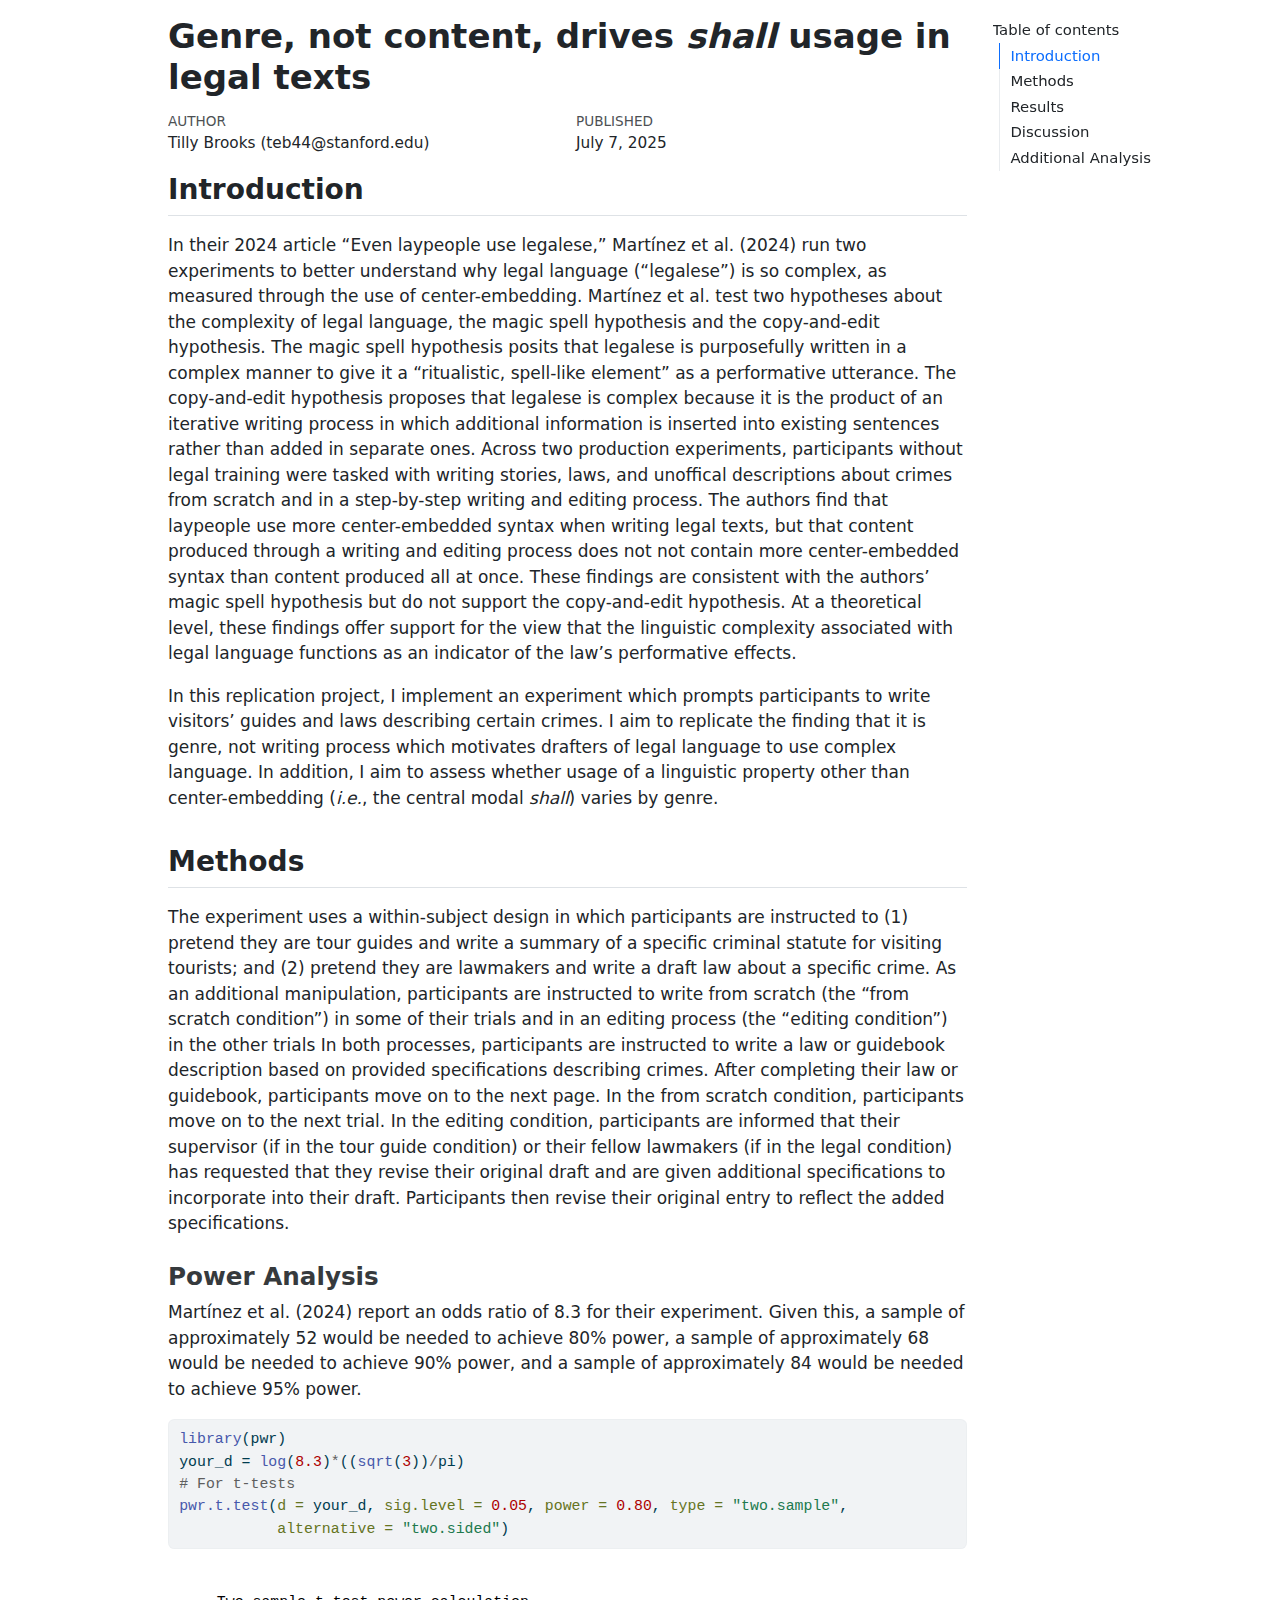
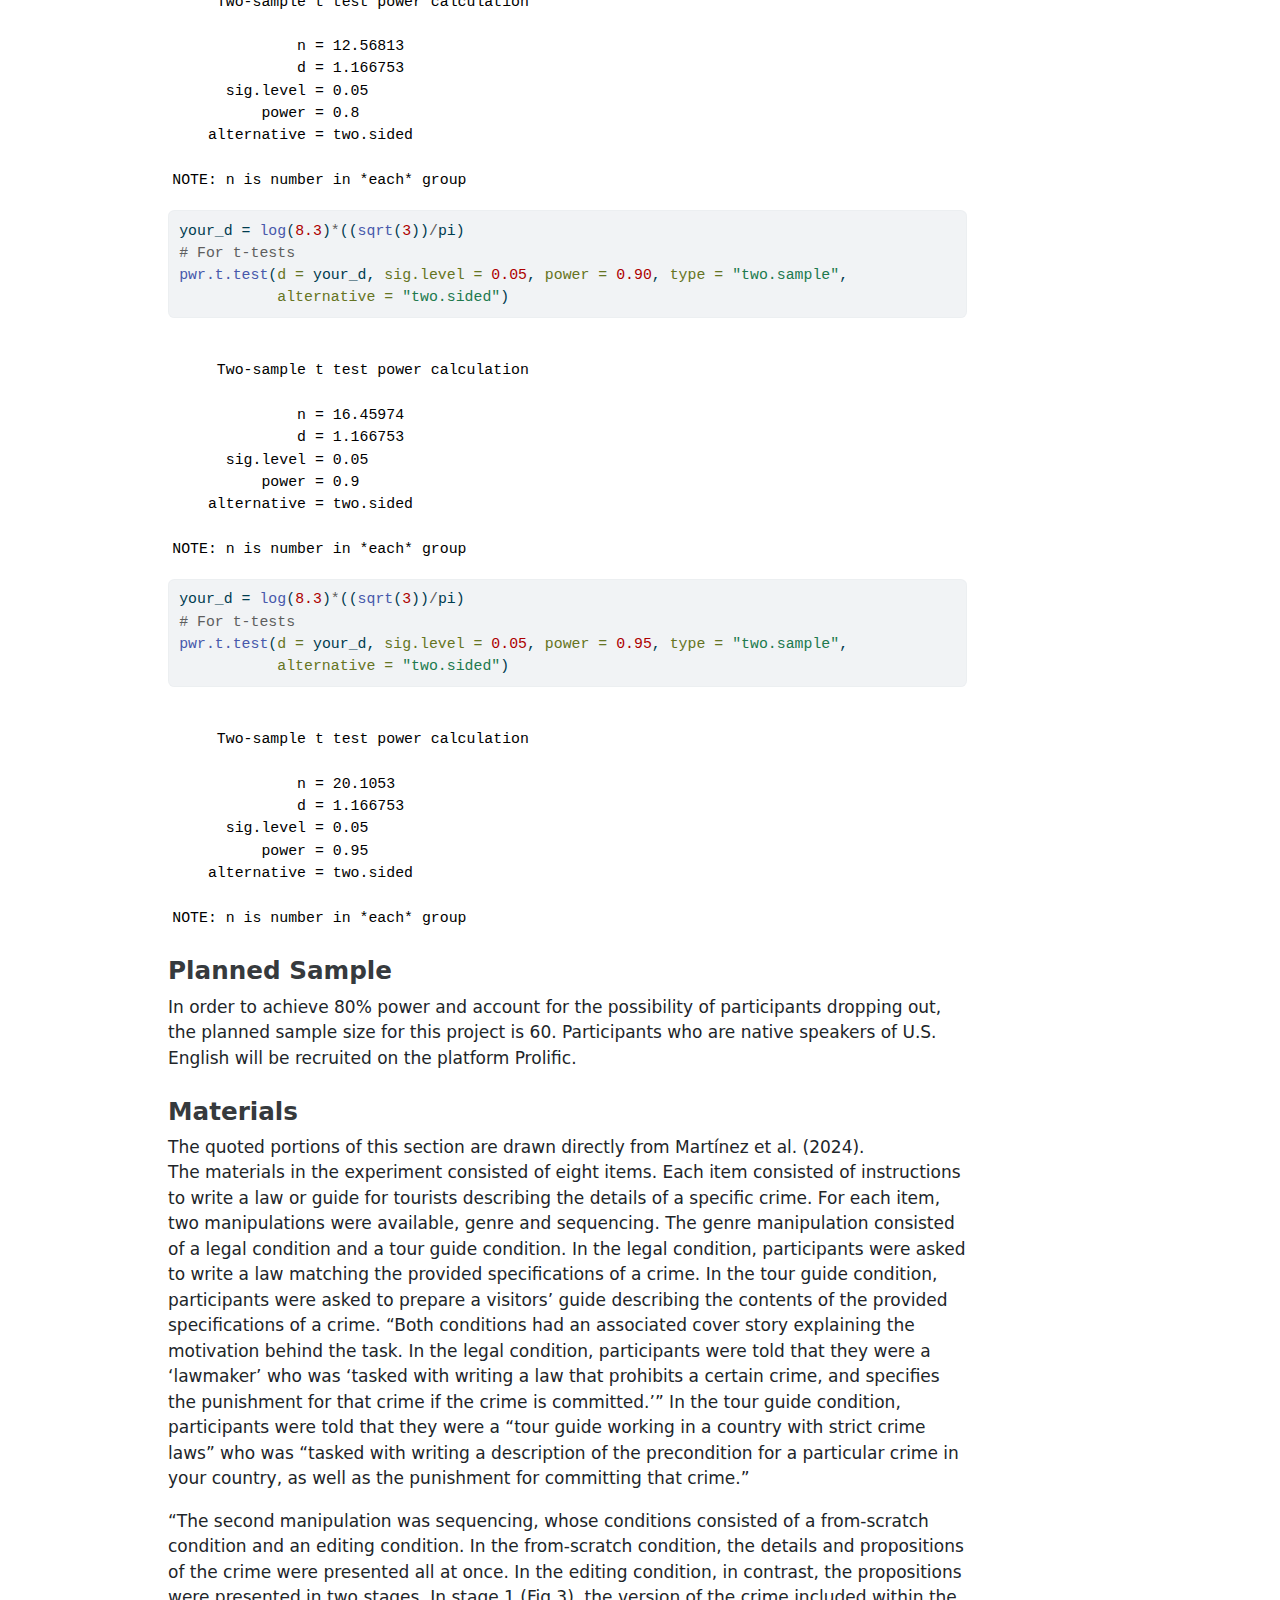
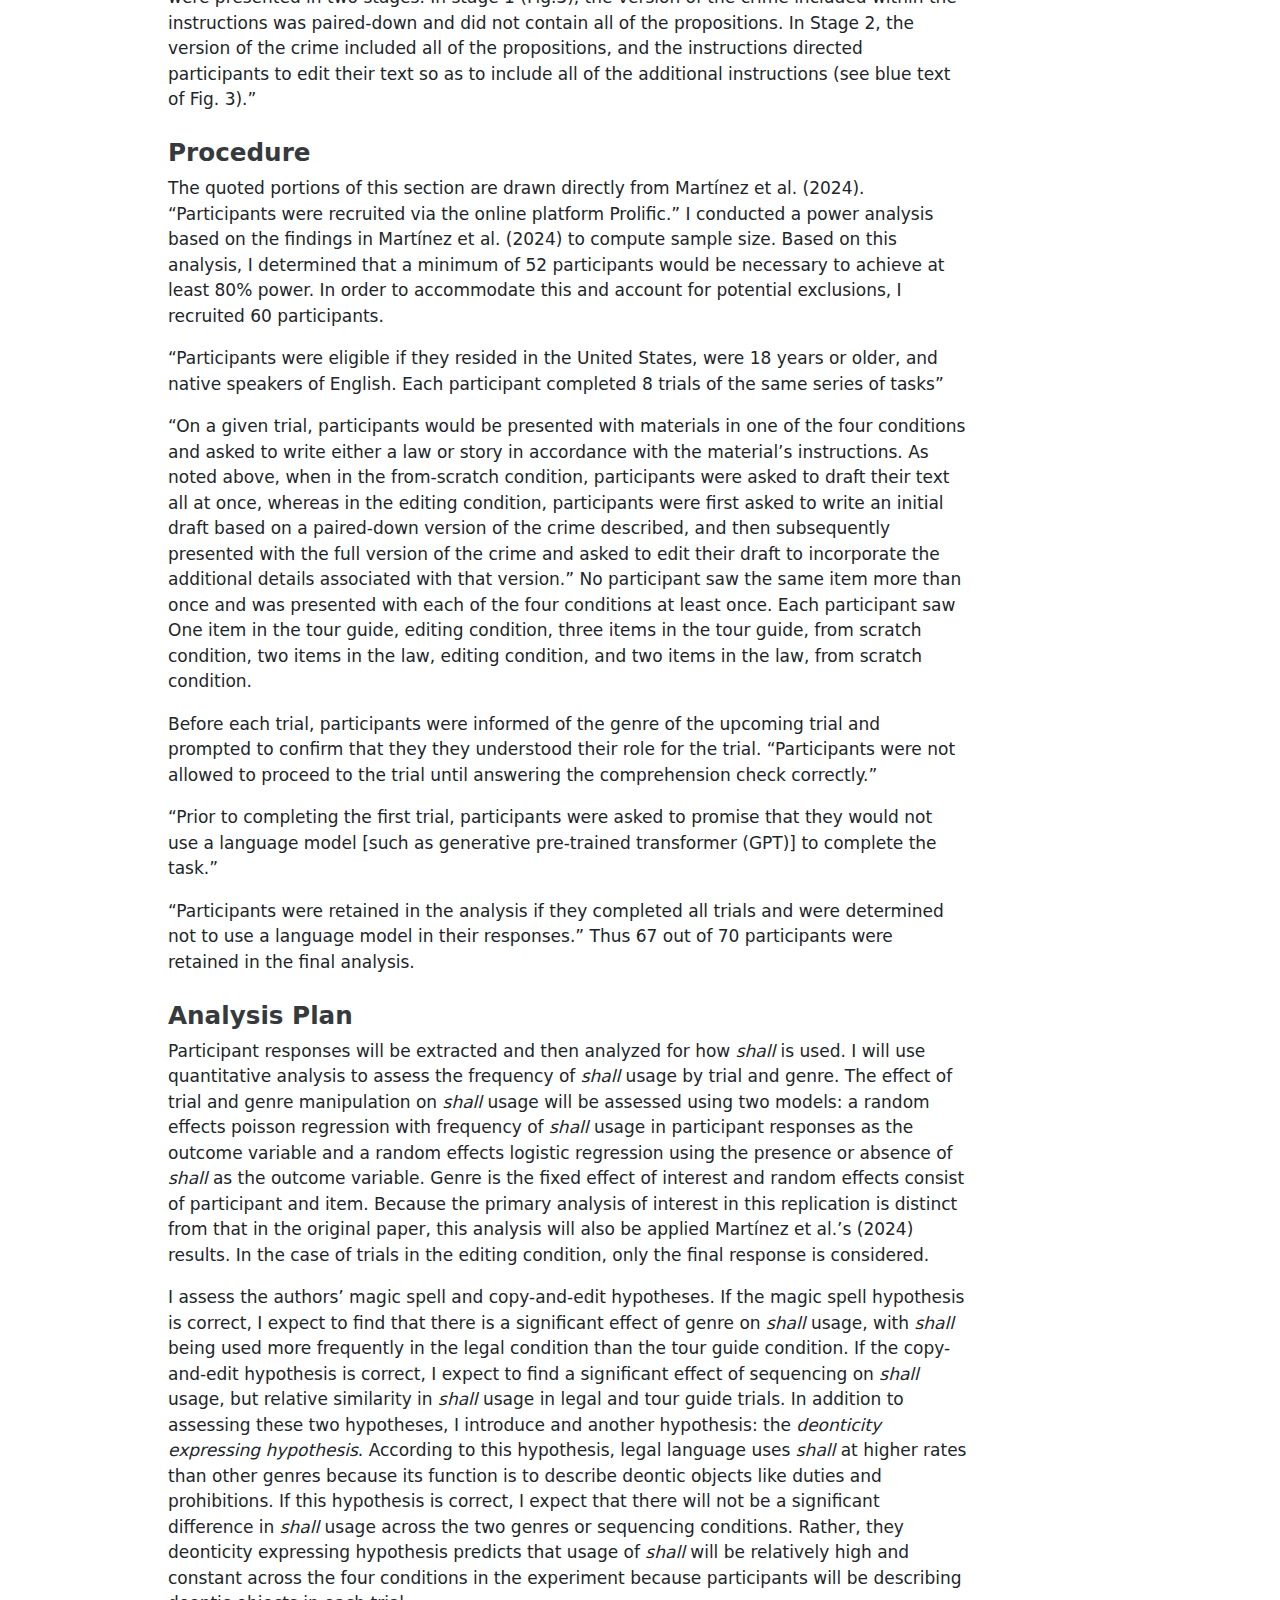
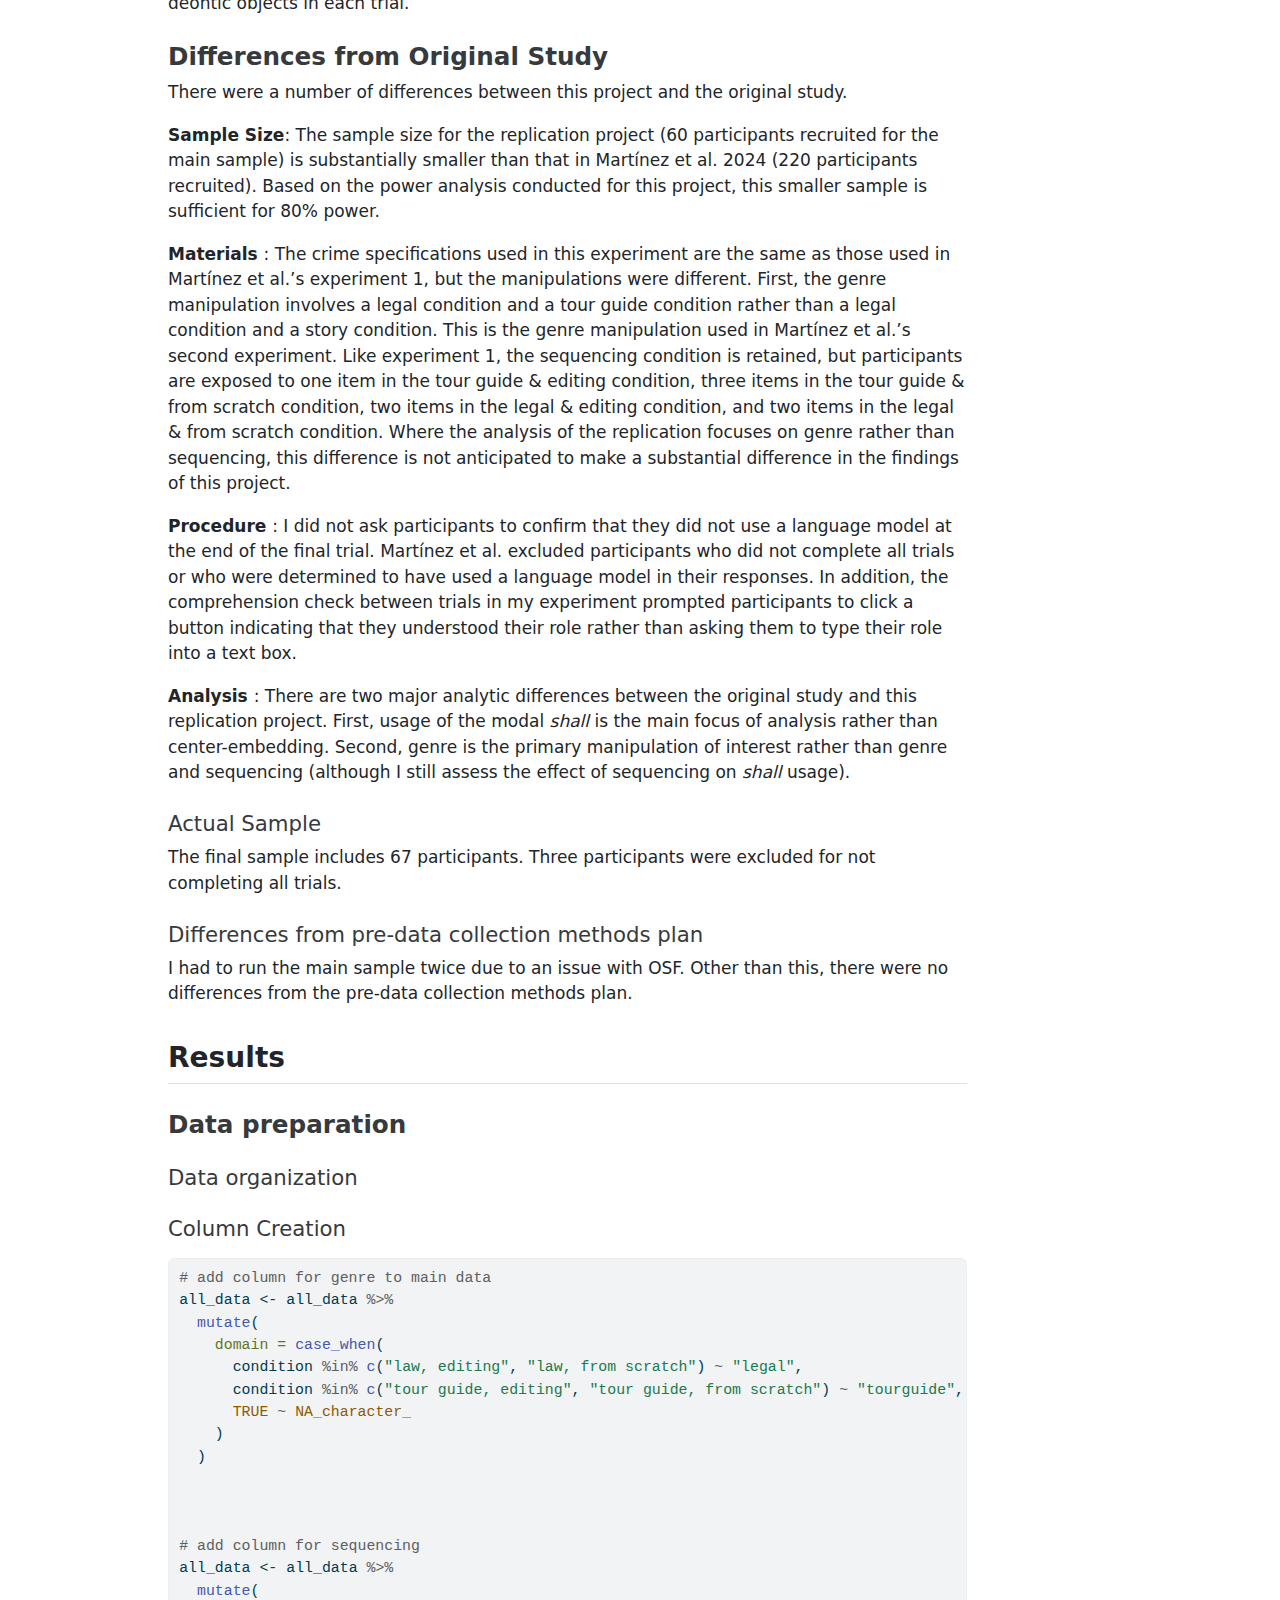
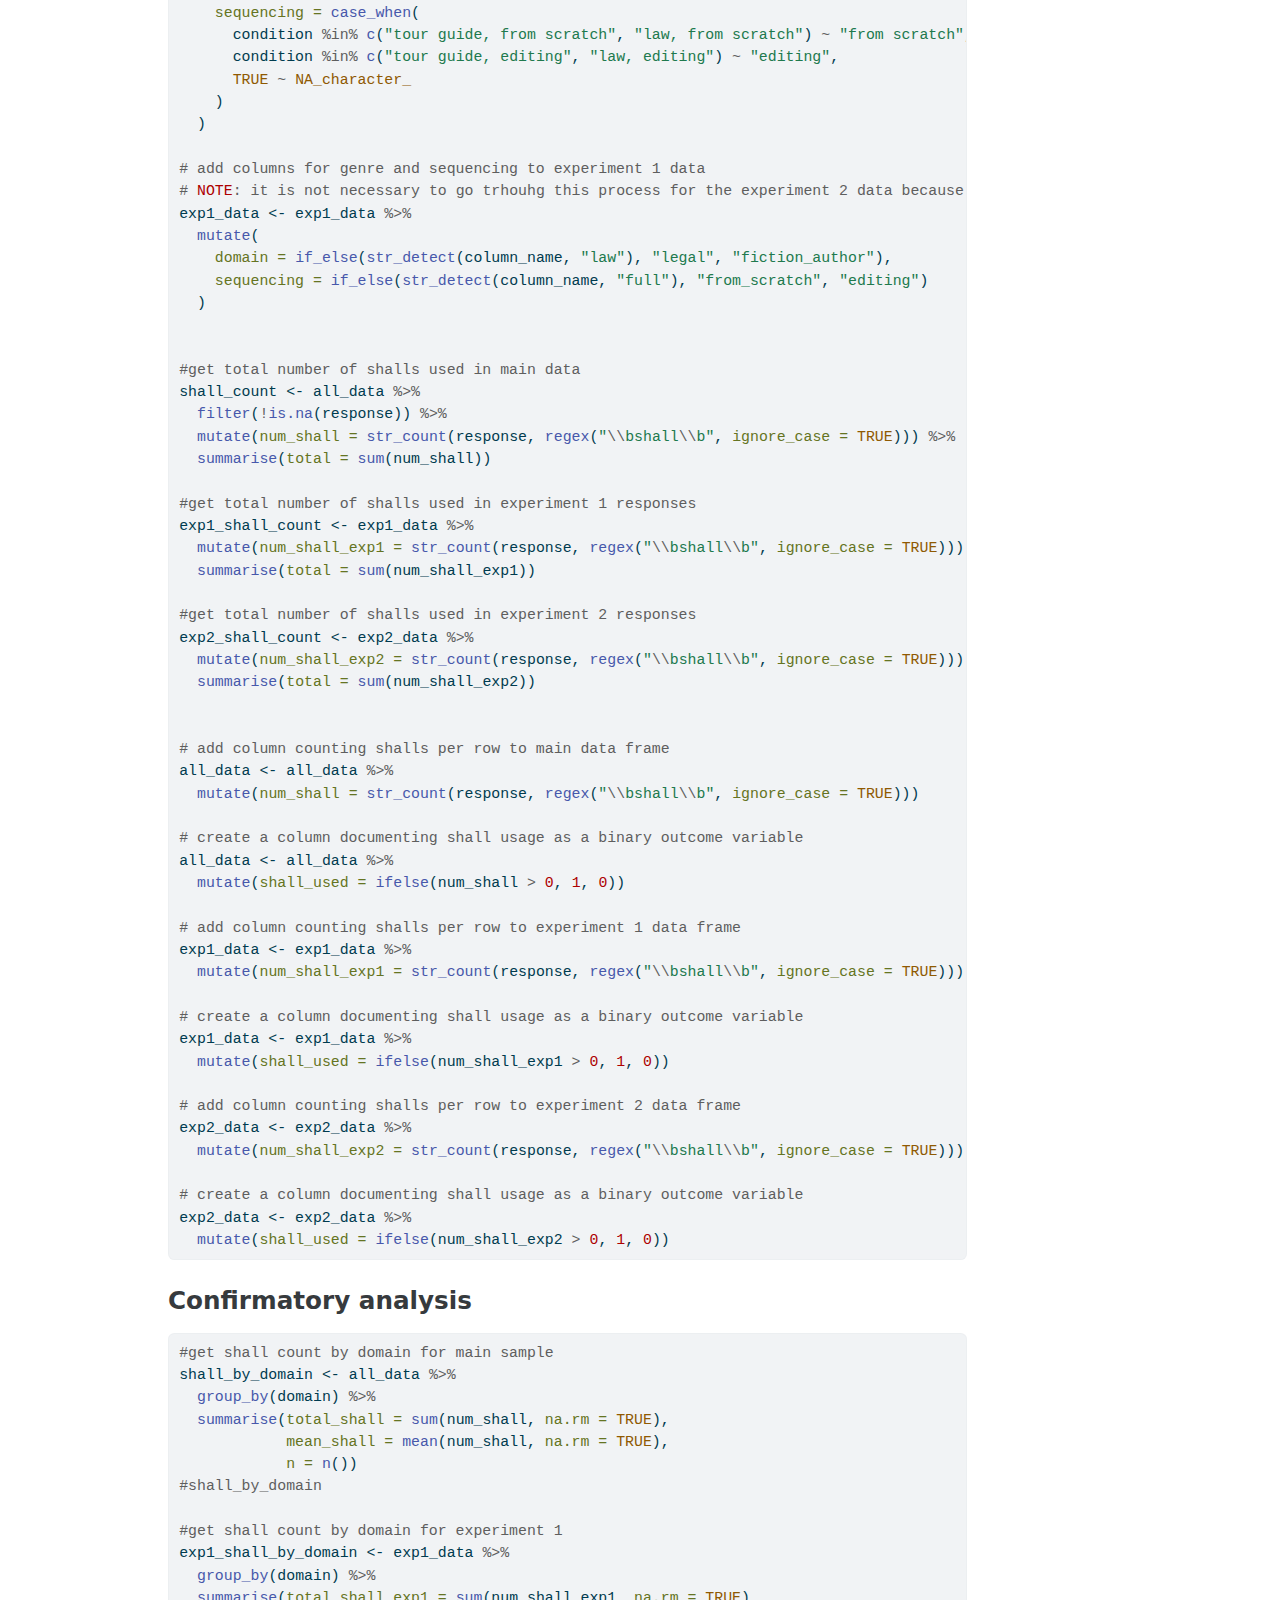
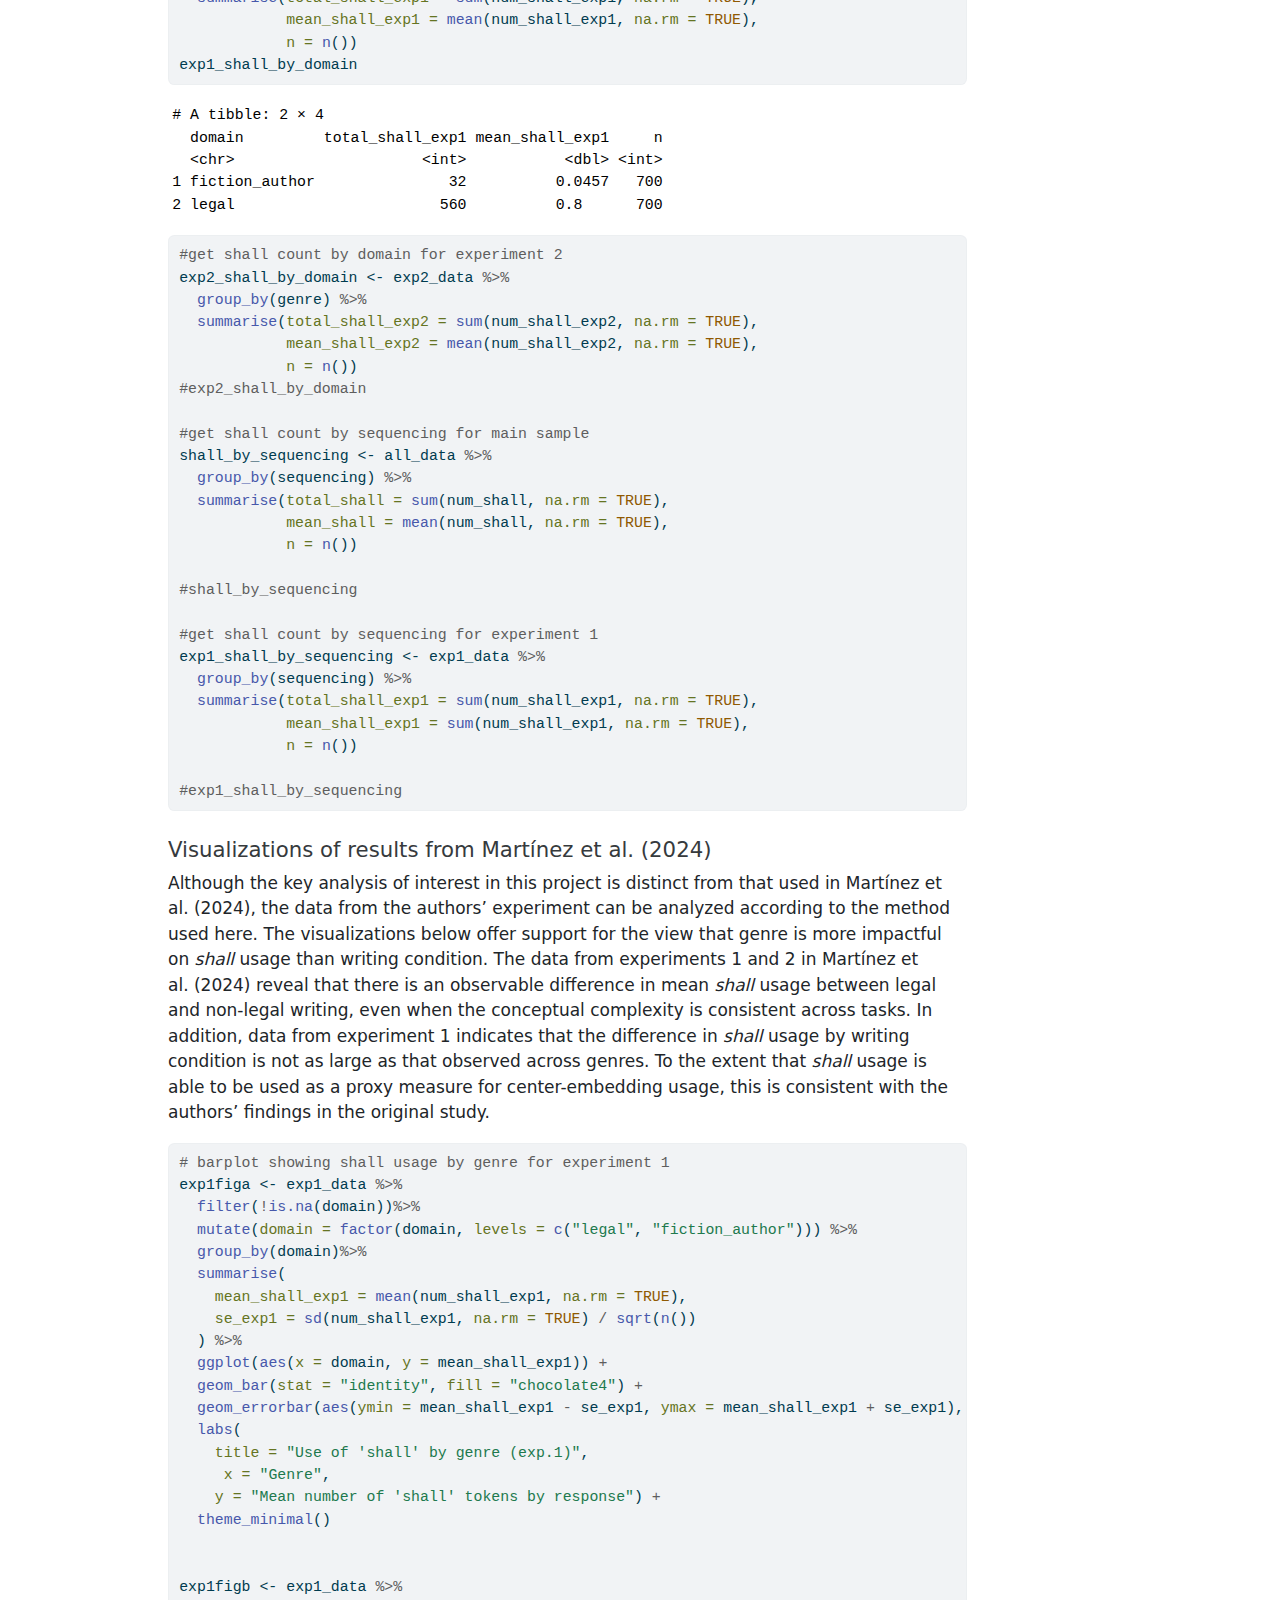
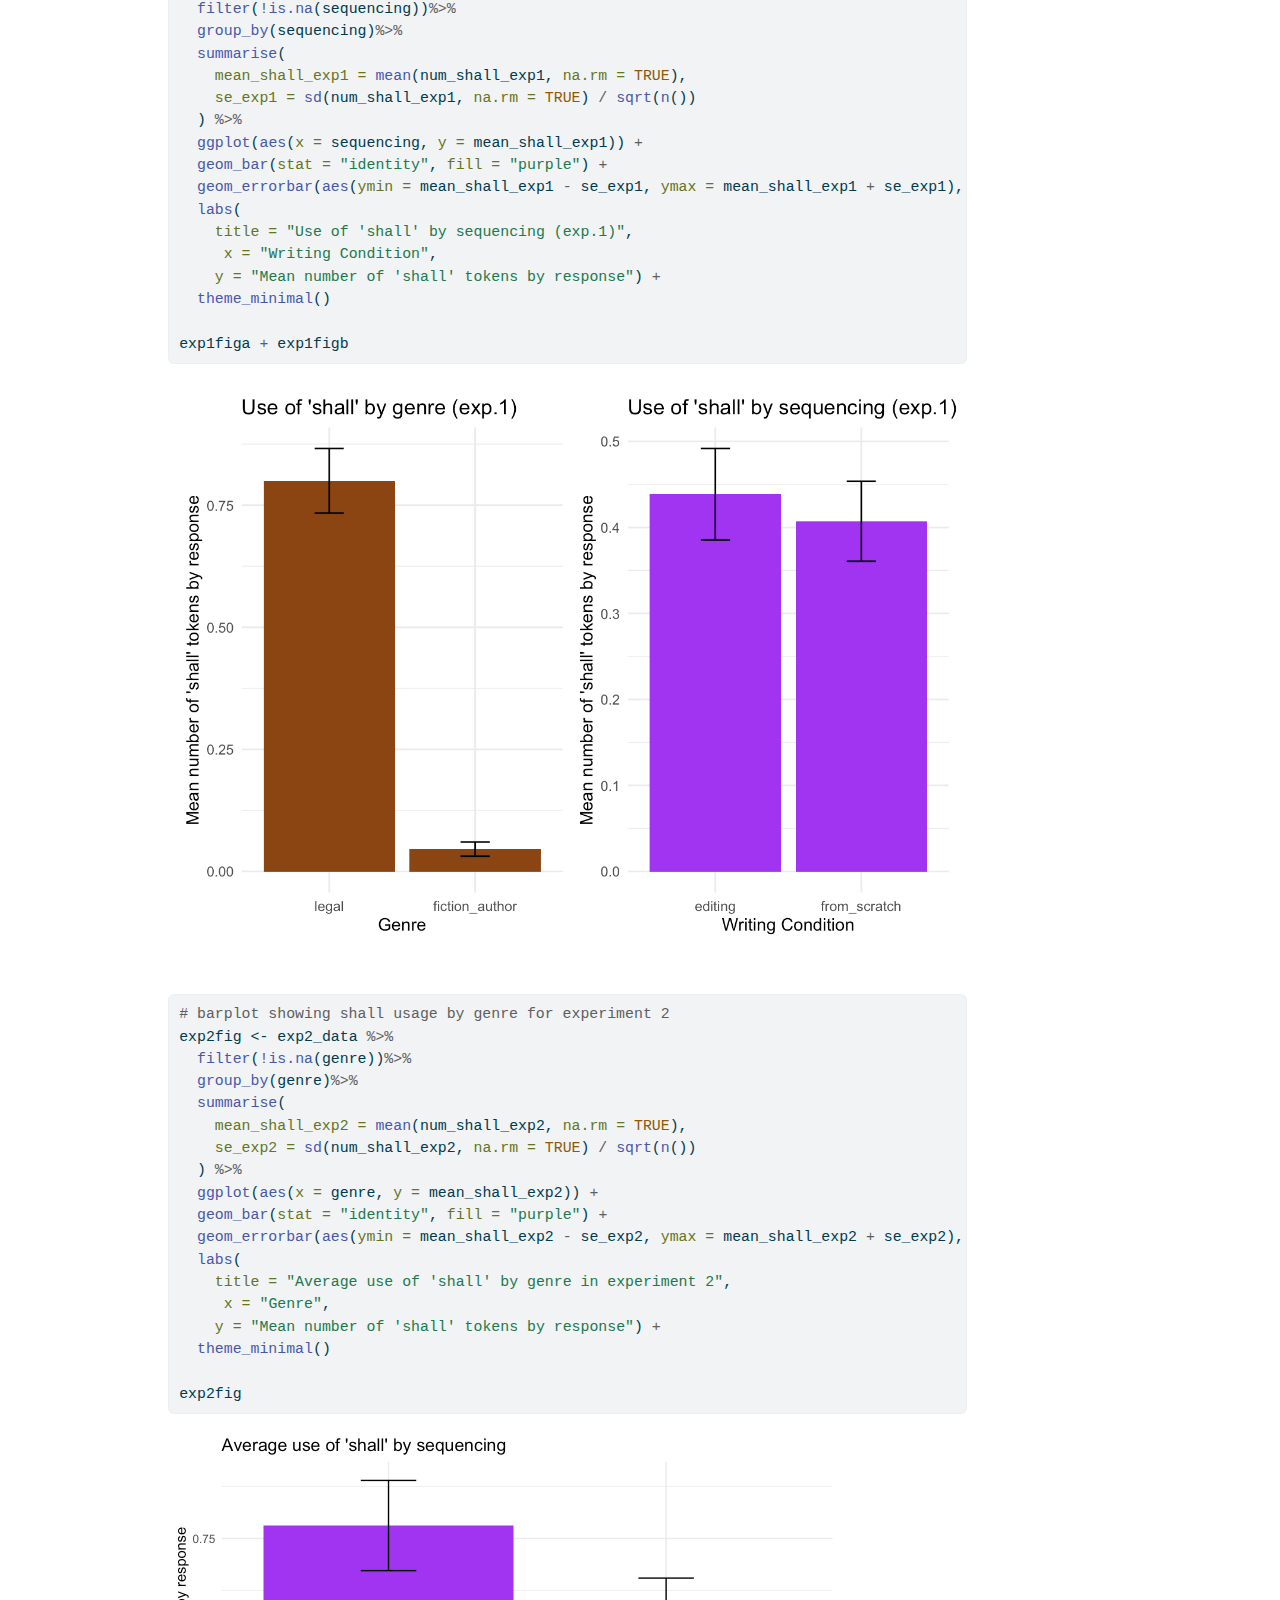
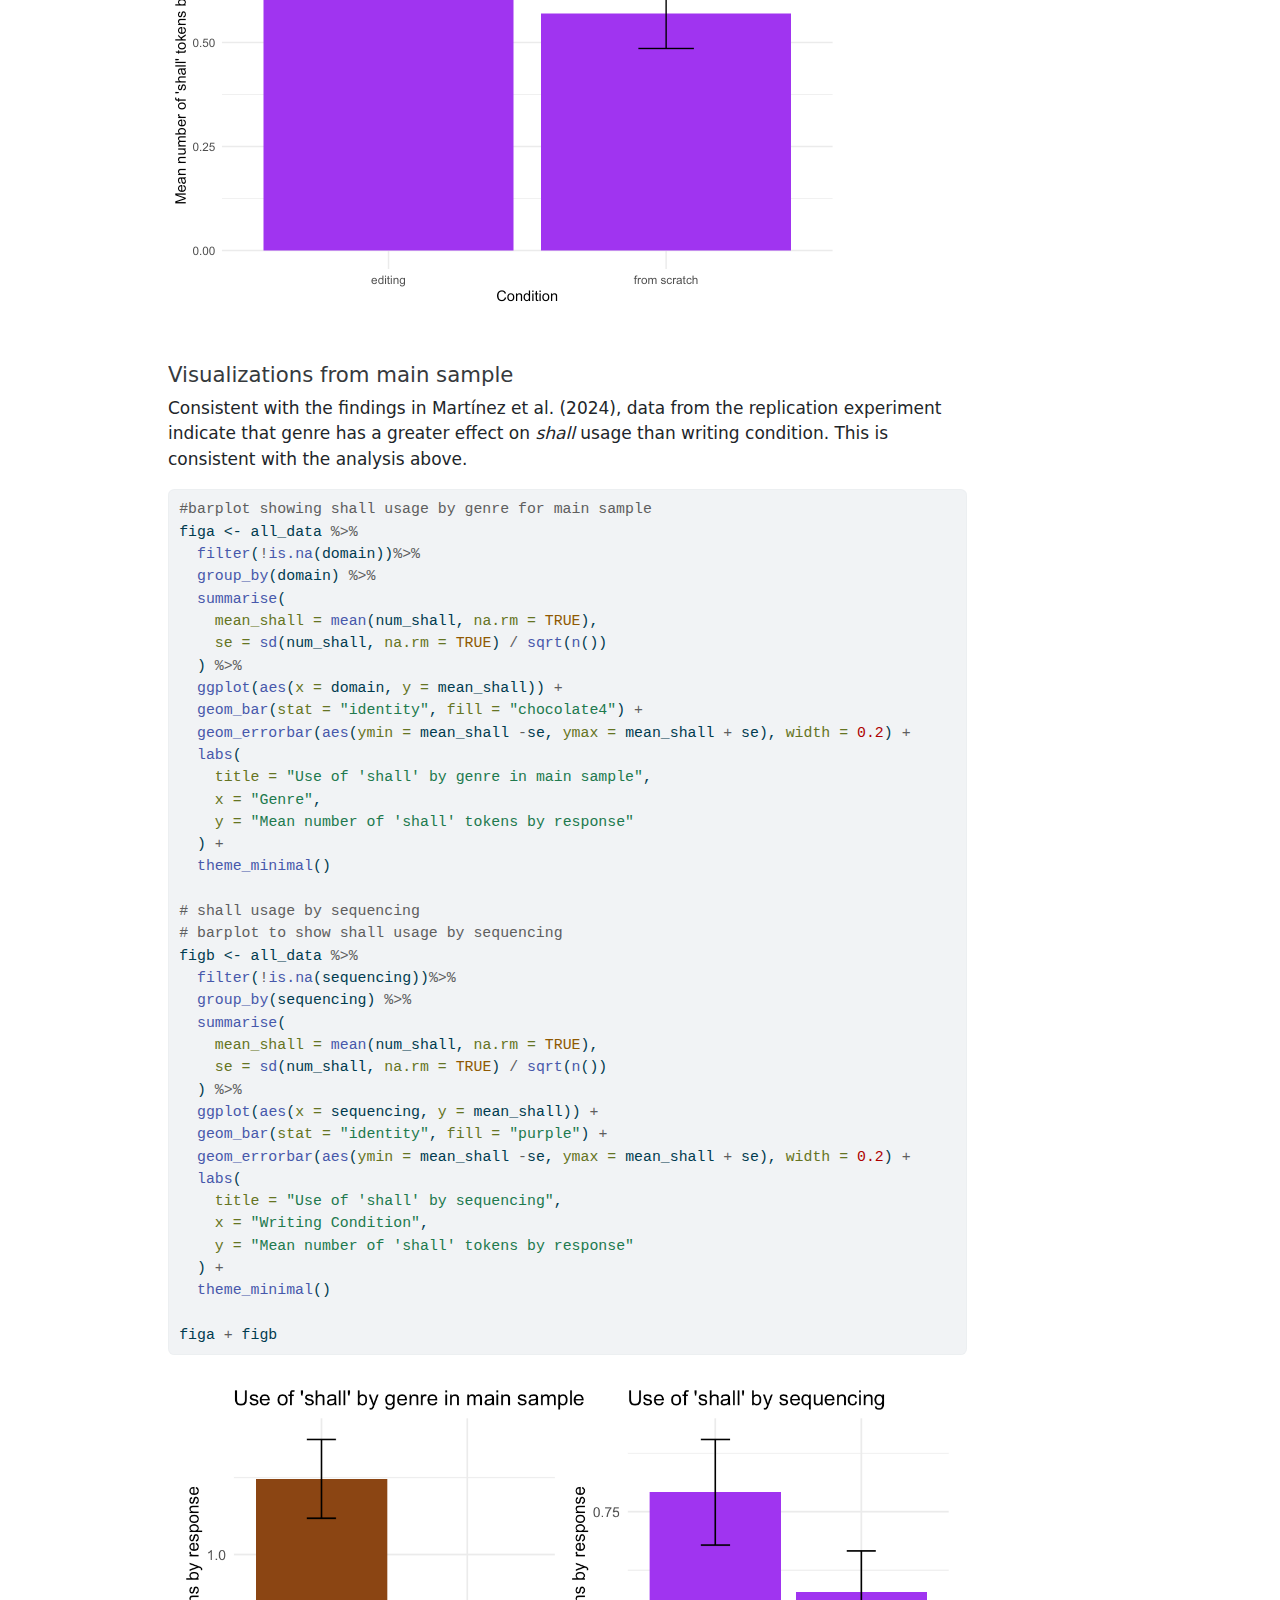
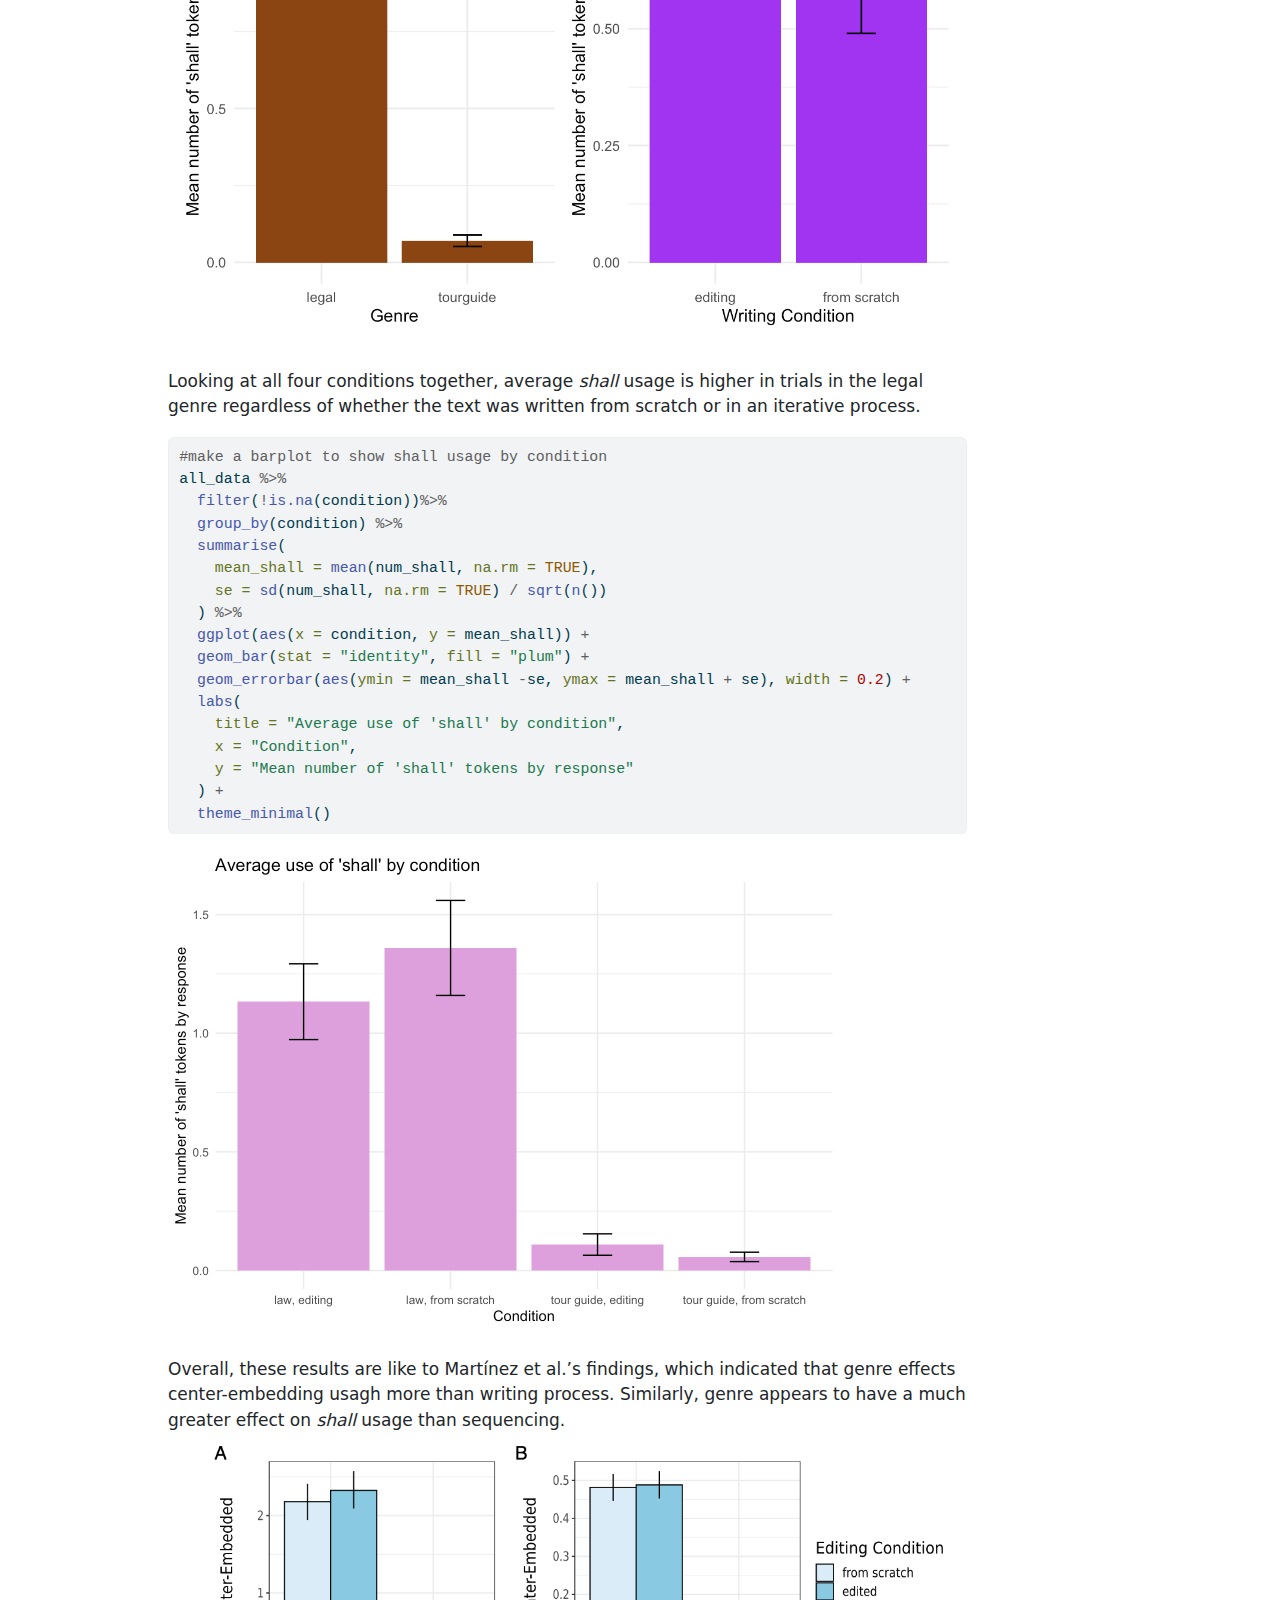
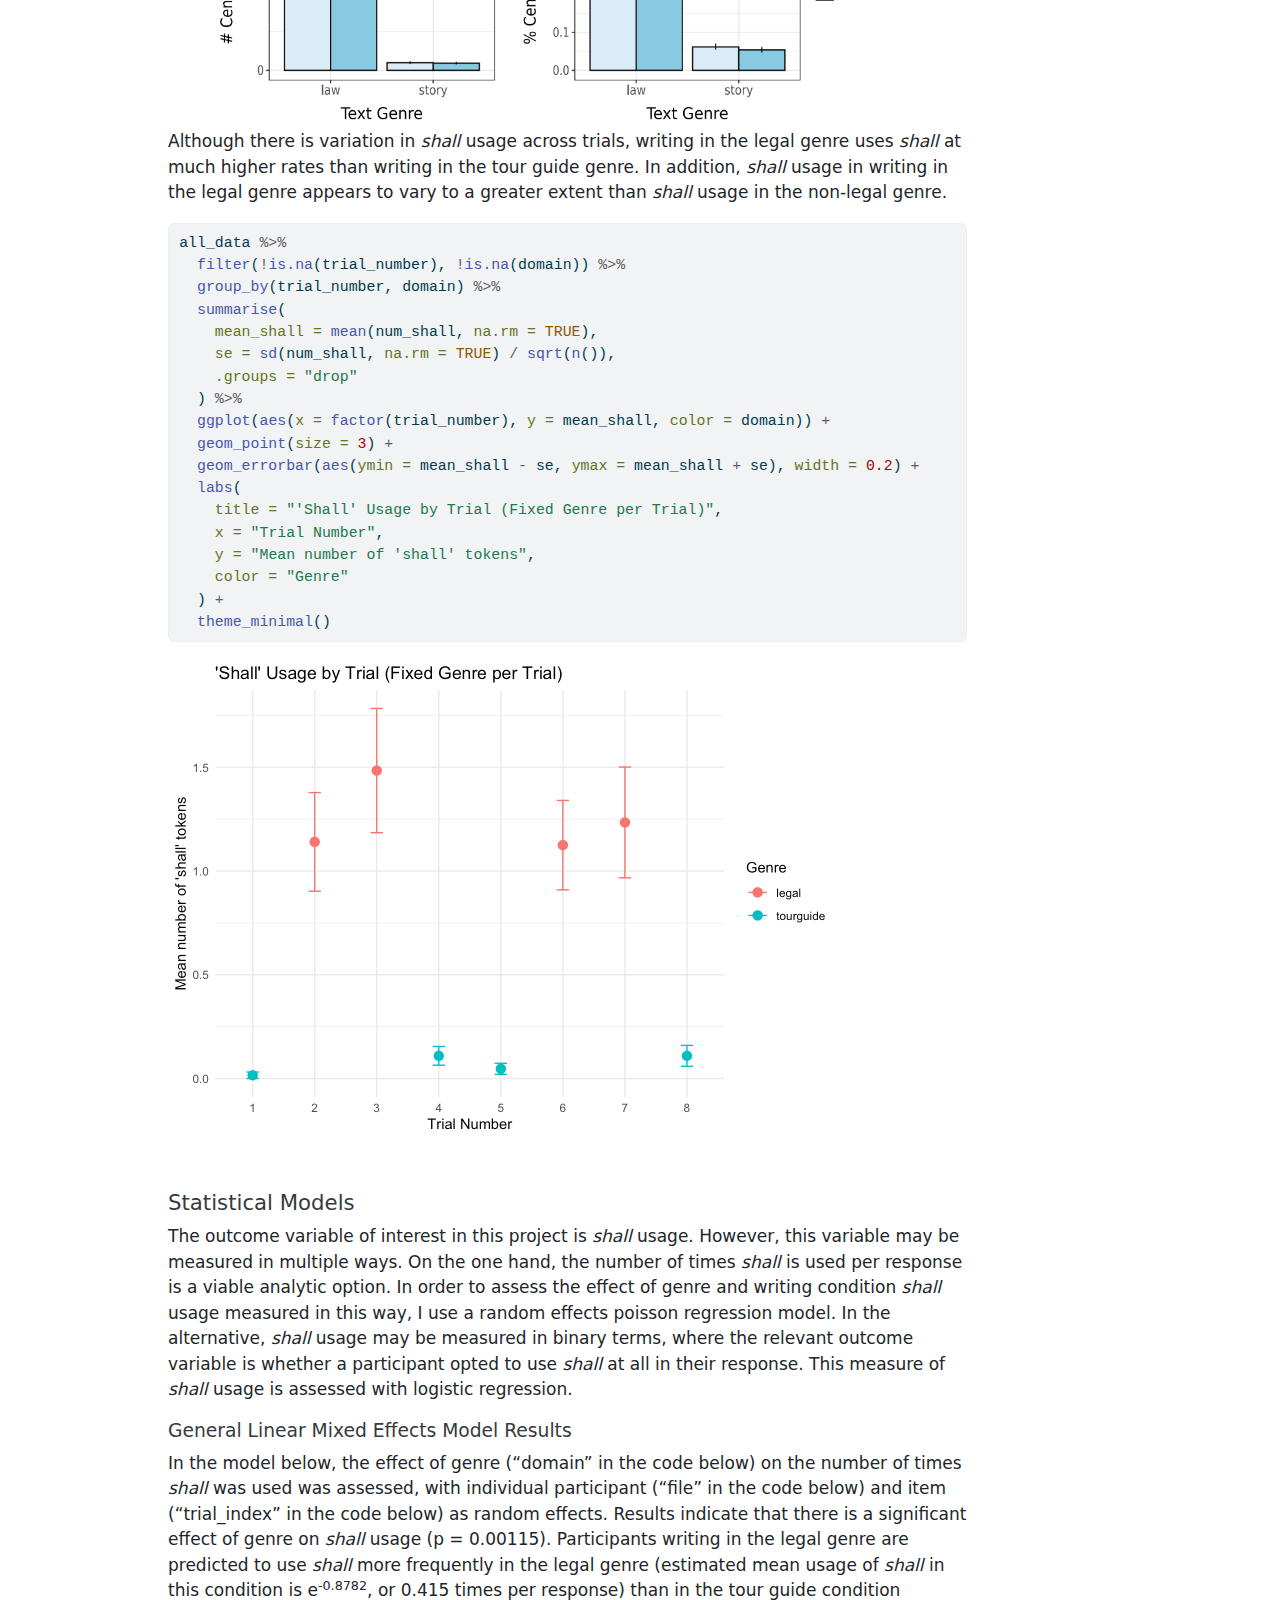
<file: ReplicationReport.html>
<!DOCTYPE html>
<html xmlns="http://www.w3.org/1999/xhtml" lang="en" xml:lang="en"><head>

<meta charset="utf-8">
<meta name="generator" content="quarto-1.5.57">

<meta name="viewport" content="width=device-width, initial-scale=1.0, user-scalable=yes">

<meta name="author" content="Tilly Brooks (teb44@stanford.edu)">
<meta name="dcterms.date" content="2025-07-07">

<title>Genre, not content, drives shall usage in legal texts</title>
<style>
code{white-space: pre-wrap;}
span.smallcaps{font-variant: small-caps;}
div.columns{display: flex; gap: min(4vw, 1.5em);}
div.column{flex: auto; overflow-x: auto;}
div.hanging-indent{margin-left: 1.5em; text-indent: -1.5em;}
ul.task-list{list-style: none;}
ul.task-list li input[type="checkbox"] {
  width: 0.8em;
  margin: 0 0.8em 0.2em -1em; /* quarto-specific, see https://github.com/quarto-dev/quarto-cli/issues/4556 */ 
  vertical-align: middle;
}
/* CSS for syntax highlighting */
pre > code.sourceCode { white-space: pre; position: relative; }
pre > code.sourceCode > span { line-height: 1.25; }
pre > code.sourceCode > span:empty { height: 1.2em; }
.sourceCode { overflow: visible; }
code.sourceCode > span { color: inherit; text-decoration: inherit; }
div.sourceCode { margin: 1em 0; }
pre.sourceCode { margin: 0; }
@media screen {
div.sourceCode { overflow: auto; }
}
@media print {
pre > code.sourceCode { white-space: pre-wrap; }
pre > code.sourceCode > span { display: inline-block; text-indent: -5em; padding-left: 5em; }
}
pre.numberSource code
  { counter-reset: source-line 0; }
pre.numberSource code > span
  { position: relative; left: -4em; counter-increment: source-line; }
pre.numberSource code > span > a:first-child::before
  { content: counter(source-line);
    position: relative; left: -1em; text-align: right; vertical-align: baseline;
    border: none; display: inline-block;
    -webkit-touch-callout: none; -webkit-user-select: none;
    -khtml-user-select: none; -moz-user-select: none;
    -ms-user-select: none; user-select: none;
    padding: 0 4px; width: 4em;
  }
pre.numberSource { margin-left: 3em;  padding-left: 4px; }
div.sourceCode
  {   }
@media screen {
pre > code.sourceCode > span > a:first-child::before { text-decoration: underline; }
}
</style>


<script src="ReplicationReport_files/libs/clipboard/clipboard.min.js"></script>
<script src="ReplicationReport_files/libs/quarto-html/quarto.js"></script>
<script src="ReplicationReport_files/libs/quarto-html/popper.min.js"></script>
<script src="ReplicationReport_files/libs/quarto-html/tippy.umd.min.js"></script>
<script src="ReplicationReport_files/libs/quarto-html/anchor.min.js"></script>
<link href="ReplicationReport_files/libs/quarto-html/tippy.css" rel="stylesheet">
<link href="ReplicationReport_files/libs/quarto-html/quarto-syntax-highlighting.css" rel="stylesheet" id="quarto-text-highlighting-styles">
<script src="ReplicationReport_files/libs/bootstrap/bootstrap.min.js"></script>
<link href="ReplicationReport_files/libs/bootstrap/bootstrap-icons.css" rel="stylesheet">
<link href="ReplicationReport_files/libs/bootstrap/bootstrap.min.css" rel="stylesheet" id="quarto-bootstrap" data-mode="light">


</head>

<body>

<div id="quarto-content" class="page-columns page-rows-contents page-layout-article">
<div id="quarto-margin-sidebar" class="sidebar margin-sidebar">
  <nav id="TOC" role="doc-toc" class="toc-active">
    <h2 id="toc-title">Table of contents</h2>
   
  <ul>
  <li><a href="#introduction" id="toc-introduction" class="nav-link active" data-scroll-target="#introduction">Introduction</a></li>
  <li><a href="#methods" id="toc-methods" class="nav-link" data-scroll-target="#methods">Methods</a>
  <ul class="collapse">
  <li><a href="#power-analysis" id="toc-power-analysis" class="nav-link" data-scroll-target="#power-analysis">Power Analysis</a></li>
  <li><a href="#planned-sample" id="toc-planned-sample" class="nav-link" data-scroll-target="#planned-sample">Planned Sample</a></li>
  <li><a href="#materials" id="toc-materials" class="nav-link" data-scroll-target="#materials">Materials</a></li>
  <li><a href="#procedure" id="toc-procedure" class="nav-link" data-scroll-target="#procedure">Procedure</a></li>
  <li><a href="#analysis-plan" id="toc-analysis-plan" class="nav-link" data-scroll-target="#analysis-plan">Analysis Plan</a></li>
  <li><a href="#differences-from-original-study" id="toc-differences-from-original-study" class="nav-link" data-scroll-target="#differences-from-original-study">Differences from Original Study</a></li>
  </ul></li>
  <li><a href="#results" id="toc-results" class="nav-link" data-scroll-target="#results">Results</a>
  <ul class="collapse">
  <li><a href="#data-preparation" id="toc-data-preparation" class="nav-link" data-scroll-target="#data-preparation">Data preparation</a></li>
  <li><a href="#confirmatory-analysis" id="toc-confirmatory-analysis" class="nav-link" data-scroll-target="#confirmatory-analysis">Confirmatory analysis</a></li>
  </ul></li>
  <li><a href="#discussion" id="toc-discussion" class="nav-link" data-scroll-target="#discussion">Discussion</a>
  <ul class="collapse">
  <li><a href="#summary-of-replication-attempt" id="toc-summary-of-replication-attempt" class="nav-link" data-scroll-target="#summary-of-replication-attempt">Summary of Replication Attempt</a></li>
  <li><a href="#commentary" id="toc-commentary" class="nav-link" data-scroll-target="#commentary">Commentary</a></li>
  </ul></li>
  <li><a href="#additional-analysis" id="toc-additional-analysis" class="nav-link" data-scroll-target="#additional-analysis">Additional Analysis</a>
  <ul class="collapse">
  <li><a href="#statistical-models-for-the-experiments-1-and-2-in-martínez-et-al.-2024" id="toc-statistical-models-for-the-experiments-1-and-2-in-martínez-et-al.-2024" class="nav-link" data-scroll-target="#statistical-models-for-the-experiments-1-and-2-in-martínez-et-al.-2024">Statistical Models for the Experiments 1 and 2 in Martínez et al.&nbsp;(2024)</a></li>
  </ul></li>
  </ul>
</nav>
</div>
<main class="content" id="quarto-document-content">

<header id="title-block-header" class="quarto-title-block default">
<div class="quarto-title">
<h1 class="title">Genre, not content, drives <em>shall</em> usage in legal texts</h1>
</div>



<div class="quarto-title-meta">

    <div>
    <div class="quarto-title-meta-heading">Author</div>
    <div class="quarto-title-meta-contents">
             <p>Tilly Brooks (teb44@stanford.edu) </p>
          </div>
  </div>
    
    <div>
    <div class="quarto-title-meta-heading">Published</div>
    <div class="quarto-title-meta-contents">
      <p class="date">July 7, 2025</p>
    </div>
  </div>
  
    
  </div>
  


</header>


<!-- Replication reports should all use this template to standardize reporting across projects.  These reports will be public supplementary materials that accompany the summary report(s) of the aggregate results. -->
<section id="introduction" class="level2">
<h2 class="anchored" data-anchor-id="introduction">Introduction</h2>
<p>In their 2024 article “Even laypeople use legalese,” Martínez et al.&nbsp;(2024) run two experiments to better understand why legal language (“legalese”) is so complex, as measured through the use of center-embedding. Martínez et al.&nbsp;test two hypotheses about the complexity of legal language, the magic spell hypothesis and the copy-and-edit hypothesis. The magic spell hypothesis posits that legalese is purposefully written in a complex manner to give it a “ritualistic, spell-like element” as a performative utterance. The copy-and-edit hypothesis proposes that legalese is complex because it is the product of an iterative writing process in which additional information is inserted into existing sentences rather than added in separate ones. Across two production experiments, participants without legal training were tasked with writing stories, laws, and unoffical descriptions about crimes from scratch and in a step-by-step writing and editing process. The authors find that laypeople use more center-embedded syntax when writing legal texts, but that content produced through a writing and editing process does not not contain more center-embedded syntax than content produced all at once. These findings are consistent with the authors’ magic spell hypothesis but do not support the copy-and-edit hypothesis. At a theoretical level, these findings offer support for the view that the linguistic complexity associated with legal language functions as an indicator of the law’s performative effects.</p>
<p>In this replication project, I implement an experiment which prompts participants to write visitors’ guides and laws describing certain crimes. I aim to replicate the finding that it is genre, not writing process which motivates drafters of legal language to use complex language. In addition, I aim to assess whether usage of a linguistic property other than center-embedding (<em>i.e.</em>, the central modal <em>shall</em>) varies by genre.</p>
</section>
<section id="methods" class="level2">
<h2 class="anchored" data-anchor-id="methods">Methods</h2>
<p>The experiment uses a within-subject design in which participants are instructed to (1) pretend they are tour guides and write a summary of a specific criminal statute for visiting tourists; and (2) pretend they are lawmakers and write a draft law about a specific crime. As an additional manipulation, participants are instructed to write from scratch (the “from scratch condition”) in some of their trials and in an editing process (the “editing condition”) in the other trials In both processes, participants are instructed to write a law or guidebook description based on provided specifications describing crimes. After completing their law or guidebook, participants move on to the next page. In the from scratch condition, participants move on to the next trial. In the editing condition, participants are informed that their supervisor (if in the tour guide condition) or their fellow lawmakers (if in the legal condition) has requested that they revise their original draft and are given additional specifications to incorporate into their draft. Participants then revise their original entry to reflect the added specifications.</p>
<section id="power-analysis" class="level3">
<h3 class="anchored" data-anchor-id="power-analysis">Power Analysis</h3>
<p>Martínez et al.&nbsp;(2024) report an odds ratio of 8.3 for their experiment. Given this, a sample of approximately 52 would be needed to achieve 80% power, a sample of approximately 68 would be needed to achieve 90% power, and a sample of approximately 84 would be needed to achieve 95% power.</p>
<div class="cell">
<div class="sourceCode cell-code" id="cb1"><pre class="sourceCode r code-with-copy"><code class="sourceCode r"><span id="cb1-1"><a href="#cb1-1" aria-hidden="true" tabindex="-1"></a><span class="fu">library</span>(pwr)</span>
<span id="cb1-2"><a href="#cb1-2" aria-hidden="true" tabindex="-1"></a>your_d <span class="ot">=</span> <span class="fu">log</span>(<span class="fl">8.3</span>)<span class="sc">*</span>((<span class="fu">sqrt</span>(<span class="dv">3</span>))<span class="sc">/</span>pi)</span>
<span id="cb1-3"><a href="#cb1-3" aria-hidden="true" tabindex="-1"></a><span class="co"># For t-tests</span></span>
<span id="cb1-4"><a href="#cb1-4" aria-hidden="true" tabindex="-1"></a><span class="fu">pwr.t.test</span>(<span class="at">d =</span> your_d, <span class="at">sig.level =</span> <span class="fl">0.05</span>, <span class="at">power =</span> <span class="fl">0.80</span>, <span class="at">type =</span> <span class="st">"two.sample"</span>, </span>
<span id="cb1-5"><a href="#cb1-5" aria-hidden="true" tabindex="-1"></a>           <span class="at">alternative =</span> <span class="st">"two.sided"</span>)</span></code><button title="Copy to Clipboard" class="code-copy-button"><i class="bi"></i></button></pre></div>
<div class="cell-output cell-output-stdout">
<pre><code>
     Two-sample t test power calculation 

              n = 12.56813
              d = 1.166753
      sig.level = 0.05
          power = 0.8
    alternative = two.sided

NOTE: n is number in *each* group</code></pre>
</div>
</div>
<div class="cell">
<div class="sourceCode cell-code" id="cb3"><pre class="sourceCode r code-with-copy"><code class="sourceCode r"><span id="cb3-1"><a href="#cb3-1" aria-hidden="true" tabindex="-1"></a>your_d <span class="ot">=</span> <span class="fu">log</span>(<span class="fl">8.3</span>)<span class="sc">*</span>((<span class="fu">sqrt</span>(<span class="dv">3</span>))<span class="sc">/</span>pi)</span>
<span id="cb3-2"><a href="#cb3-2" aria-hidden="true" tabindex="-1"></a><span class="co"># For t-tests</span></span>
<span id="cb3-3"><a href="#cb3-3" aria-hidden="true" tabindex="-1"></a><span class="fu">pwr.t.test</span>(<span class="at">d =</span> your_d, <span class="at">sig.level =</span> <span class="fl">0.05</span>, <span class="at">power =</span> <span class="fl">0.90</span>, <span class="at">type =</span> <span class="st">"two.sample"</span>, </span>
<span id="cb3-4"><a href="#cb3-4" aria-hidden="true" tabindex="-1"></a>           <span class="at">alternative =</span> <span class="st">"two.sided"</span>)</span></code><button title="Copy to Clipboard" class="code-copy-button"><i class="bi"></i></button></pre></div>
<div class="cell-output cell-output-stdout">
<pre><code>
     Two-sample t test power calculation 

              n = 16.45974
              d = 1.166753
      sig.level = 0.05
          power = 0.9
    alternative = two.sided

NOTE: n is number in *each* group</code></pre>
</div>
</div>
<div class="cell">
<div class="sourceCode cell-code" id="cb5"><pre class="sourceCode r code-with-copy"><code class="sourceCode r"><span id="cb5-1"><a href="#cb5-1" aria-hidden="true" tabindex="-1"></a>your_d <span class="ot">=</span> <span class="fu">log</span>(<span class="fl">8.3</span>)<span class="sc">*</span>((<span class="fu">sqrt</span>(<span class="dv">3</span>))<span class="sc">/</span>pi)</span>
<span id="cb5-2"><a href="#cb5-2" aria-hidden="true" tabindex="-1"></a><span class="co"># For t-tests</span></span>
<span id="cb5-3"><a href="#cb5-3" aria-hidden="true" tabindex="-1"></a><span class="fu">pwr.t.test</span>(<span class="at">d =</span> your_d, <span class="at">sig.level =</span> <span class="fl">0.05</span>, <span class="at">power =</span> <span class="fl">0.95</span>, <span class="at">type =</span> <span class="st">"two.sample"</span>, </span>
<span id="cb5-4"><a href="#cb5-4" aria-hidden="true" tabindex="-1"></a>           <span class="at">alternative =</span> <span class="st">"two.sided"</span>)</span></code><button title="Copy to Clipboard" class="code-copy-button"><i class="bi"></i></button></pre></div>
<div class="cell-output cell-output-stdout">
<pre><code>
     Two-sample t test power calculation 

              n = 20.1053
              d = 1.166753
      sig.level = 0.05
          power = 0.95
    alternative = two.sided

NOTE: n is number in *each* group</code></pre>
</div>
</div>
</section>
<section id="planned-sample" class="level3">
<h3 class="anchored" data-anchor-id="planned-sample">Planned Sample</h3>
<p>In order to achieve 80% power and account for the possibility of participants dropping out, the planned sample size for this project is 60. Participants who are native speakers of U.S. English will be recruited on the platform Prolific.</p>
</section>
<section id="materials" class="level3">
<h3 class="anchored" data-anchor-id="materials">Materials</h3>
<p>The quoted portions of this section are drawn directly from Martínez et al.&nbsp;(2024).<br>
The materials in the experiment consisted of eight items. Each item consisted of instructions to write a law or guide for tourists describing the details of a specific crime. For each item, two manipulations were available, genre and sequencing. The genre manipulation consisted of a legal condition and a tour guide condition. In the legal condition, participants were asked to write a law matching the provided specifications of a crime. In the tour guide condition, participants were asked to prepare a visitors’ guide describing the contents of the provided specifications of a crime. “Both conditions had an associated cover story explaining the motivation behind the task. In the legal condition, participants were told that they were a ‘lawmaker’ who was ‘tasked with writing a law that prohibits a certain crime, and specifies the punishment for that crime if the crime is committed.’” In the tour guide condition, participants were told that they were a “tour guide working in a country with strict crime laws” who was “tasked with writing a description of the precondition for a particular crime in your country, as well as the punishment for committing that crime.”</p>
<p>“The second manipulation was sequencing, whose conditions consisted of a from-scratch condition and an editing condition. In the from-scratch condition, the details and propositions of the crime were presented all at once. In the editing condition, in contrast, the propositions were presented in two stages. In stage 1 (Fig.3), the version of the crime included within the instructions was paired-down and did not contain all of the propositions. In Stage 2, the version of the crime included all of the propositions, and the instructions directed participants to edit their text so as to include all of the additional instructions (see blue text of Fig. 3).”</p>
</section>
<section id="procedure" class="level3">
<h3 class="anchored" data-anchor-id="procedure">Procedure</h3>
<p>The quoted portions of this section are drawn directly from Martínez et al.&nbsp;(2024).<br>
“Participants were recruited via the online platform Prolific.” I conducted a power analysis based on the findings in Martínez et al.&nbsp;(2024) to compute sample size. Based on this analysis, I determined that a minimum of 52 participants would be necessary to achieve at least 80% power. In order to accommodate this and account for potential exclusions, I recruited 60 participants.</p>
<p>“Participants were eligible if they resided in the United States, were 18 years or older, and native speakers of English. Each participant completed 8 trials of the same series of tasks”</p>
<p>“On a given trial, participants would be presented with materials in one of the four conditions and asked to write either a law or story in accordance with the material’s instructions. As noted above, when in the from-scratch condition, participants were asked to draft their text all at once, whereas in the editing condition, participants were first asked to write an initial draft based on a paired-down version of the crime described, and then subsequently presented with the full version of the crime and asked to edit their draft to incorporate the additional details associated with that version.” No participant saw the same item more than once and was presented with each of the four conditions at least once. Each participant saw One item in the tour guide, editing condition, three items in the tour guide, from scratch condition, two items in the law, editing condition, and two items in the law, from scratch condition.</p>
<p>Before each trial, participants were informed of the genre of the upcoming trial and prompted to confirm that they they understood their role for the trial. “Participants were not allowed to proceed to the trial until answering the comprehension check correctly.”</p>
<p>“Prior to completing the first trial, participants were asked to promise that they would not use a language model [such as generative pre-trained transformer (GPT)] to complete the task.”</p>
<p>“Participants were retained in the analysis if they completed all trials and were determined not to use a language model in their responses.” Thus 67 out of 70 participants were retained in the final analysis.</p>
</section>
<section id="analysis-plan" class="level3">
<h3 class="anchored" data-anchor-id="analysis-plan">Analysis Plan</h3>
<p>Participant responses will be extracted and then analyzed for how <em>shall</em> is used. I will use quantitative analysis to assess the frequency of <em>shall</em> usage by trial and genre. The effect of trial and genre manipulation on <em>shall</em> usage will be assessed using two models: a random effects poisson regression with frequency of <em>shall</em> usage in participant responses as the outcome variable and a random effects logistic regression using the presence or absence of <em>shall</em> as the outcome variable. Genre is the fixed effect of interest and random effects consist of participant and item. Because the primary analysis of interest in this replication is distinct from that in the original paper, this analysis will also be applied Martínez et al.’s (2024) results. In the case of trials in the editing condition, only the final response is considered.</p>
<p>I assess the authors’ magic spell and copy-and-edit hypotheses. If the magic spell hypothesis is correct, I expect to find that there is a significant effect of genre on <em>shall</em> usage, with <em>shall</em> being used more frequently in the legal condition than the tour guide condition. If the copy-and-edit hypothesis is correct, I expect to find a significant effect of sequencing on <em>shall</em> usage, but relative similarity in <em>shall</em> usage in legal and tour guide trials. In addition to assessing these two hypotheses, I introduce and another hypothesis: the <em>deonticity expressing hypothesis</em>. According to this hypothesis, legal language uses <em>shall</em> at higher rates than other genres because its function is to describe deontic objects like duties and prohibitions. If this hypothesis is correct, I expect that there will not be a significant difference in <em>shall</em> usage across the two genres or sequencing conditions. Rather, they deonticity expressing hypothesis predicts that usage of <em>shall</em> will be relatively high and constant across the four conditions in the experiment because participants will be describing deontic objects in each trial.</p>
</section>
<section id="differences-from-original-study" class="level3">
<h3 class="anchored" data-anchor-id="differences-from-original-study">Differences from Original Study</h3>
<p>There were a number of differences between this project and the original study.</p>
<p><strong>Sample Size</strong>: The sample size for the replication project (60 participants recruited for the main sample) is substantially smaller than that in Martínez et al.&nbsp;2024 (220 participants recruited). Based on the power analysis conducted for this project, this smaller sample is sufficient for 80% power.</p>
<p><strong>Materials </strong>: The crime specifications used in this experiment are the same as those used in Martínez et al.’s experiment 1, but the manipulations were different. First, the genre manipulation involves a legal condition and a tour guide condition rather than a legal condition and a story condition. This is the genre manipulation used in Martínez et al.’s second experiment. Like experiment 1, the sequencing condition is retained, but participants are exposed to one item in the tour guide &amp; editing condition, three items in the tour guide &amp; from scratch condition, two items in the legal &amp; editing condition, and two items in the legal &amp; from scratch condition. Where the analysis of the replication focuses on genre rather than sequencing, this difference is not anticipated to make a substantial difference in the findings of this project.</p>
<p><strong>Procedure </strong>: I did not ask participants to confirm that they did not use a language model at the end of the final trial. Martínez et al.&nbsp;excluded participants who did not complete all trials or who were determined to have used a language model in their responses. In addition, the comprehension check between trials in my experiment prompted participants to click a button indicating that they understood their role rather than asking them to type their role into a text box.</p>
<p><strong>Analysis </strong>: There are two major analytic differences between the original study and this replication project. First, usage of the modal <em>shall</em> is the main focus of analysis rather than center-embedding. Second, genre is the primary manipulation of interest rather than genre and sequencing (although I still assess the effect of sequencing on <em>shall</em> usage).</p>
<section id="actual-sample" class="level4">
<h4 class="anchored" data-anchor-id="actual-sample">Actual Sample</h4>
<p>The final sample includes 67 participants. Three participants were excluded for not completing all trials.</p>
</section>
<section id="differences-from-pre-data-collection-methods-plan" class="level4">
<h4 class="anchored" data-anchor-id="differences-from-pre-data-collection-methods-plan">Differences from pre-data collection methods plan</h4>
<p>I had to run the main sample twice due to an issue with OSF. Other than this, there were no differences from the pre-data collection methods plan.</p>
</section>
</section>
</section>
<section id="results" class="level2">
<h2 class="anchored" data-anchor-id="results">Results</h2>
<section id="data-preparation" class="level3">
<h3 class="anchored" data-anchor-id="data-preparation">Data preparation</h3>
<section id="data-organization" class="level4">
<h4 class="anchored" data-anchor-id="data-organization">Data organization</h4>
</section>
<section id="column-creation" class="level4">
<h4 class="anchored" data-anchor-id="column-creation">Column Creation</h4>
<div class="cell">
<div class="sourceCode cell-code" id="cb7"><pre class="sourceCode r code-with-copy"><code class="sourceCode r"><span id="cb7-1"><a href="#cb7-1" aria-hidden="true" tabindex="-1"></a><span class="co"># add column for genre to main data</span></span>
<span id="cb7-2"><a href="#cb7-2" aria-hidden="true" tabindex="-1"></a>all_data <span class="ot">&lt;-</span> all_data <span class="sc">%&gt;%</span></span>
<span id="cb7-3"><a href="#cb7-3" aria-hidden="true" tabindex="-1"></a>  <span class="fu">mutate</span>(</span>
<span id="cb7-4"><a href="#cb7-4" aria-hidden="true" tabindex="-1"></a>    <span class="at">domain =</span> <span class="fu">case_when</span>(</span>
<span id="cb7-5"><a href="#cb7-5" aria-hidden="true" tabindex="-1"></a>      condition <span class="sc">%in%</span> <span class="fu">c</span>(<span class="st">"law, editing"</span>, <span class="st">"law, from scratch"</span>) <span class="sc">~</span> <span class="st">"legal"</span>,</span>
<span id="cb7-6"><a href="#cb7-6" aria-hidden="true" tabindex="-1"></a>      condition <span class="sc">%in%</span> <span class="fu">c</span>(<span class="st">"tour guide, editing"</span>, <span class="st">"tour guide, from scratch"</span>) <span class="sc">~</span> <span class="st">"tourguide"</span>,</span>
<span id="cb7-7"><a href="#cb7-7" aria-hidden="true" tabindex="-1"></a>      <span class="cn">TRUE</span> <span class="sc">~</span> <span class="cn">NA_character_</span></span>
<span id="cb7-8"><a href="#cb7-8" aria-hidden="true" tabindex="-1"></a>    )</span>
<span id="cb7-9"><a href="#cb7-9" aria-hidden="true" tabindex="-1"></a>  )</span>
<span id="cb7-10"><a href="#cb7-10" aria-hidden="true" tabindex="-1"></a></span>
<span id="cb7-11"><a href="#cb7-11" aria-hidden="true" tabindex="-1"></a></span>
<span id="cb7-12"><a href="#cb7-12" aria-hidden="true" tabindex="-1"></a></span>
<span id="cb7-13"><a href="#cb7-13" aria-hidden="true" tabindex="-1"></a><span class="co"># add column for sequencing</span></span>
<span id="cb7-14"><a href="#cb7-14" aria-hidden="true" tabindex="-1"></a>all_data <span class="ot">&lt;-</span> all_data <span class="sc">%&gt;%</span></span>
<span id="cb7-15"><a href="#cb7-15" aria-hidden="true" tabindex="-1"></a>  <span class="fu">mutate</span>(</span>
<span id="cb7-16"><a href="#cb7-16" aria-hidden="true" tabindex="-1"></a>    <span class="at">sequencing =</span> <span class="fu">case_when</span>(</span>
<span id="cb7-17"><a href="#cb7-17" aria-hidden="true" tabindex="-1"></a>      condition <span class="sc">%in%</span> <span class="fu">c</span>(<span class="st">"tour guide, from scratch"</span>, <span class="st">"law, from scratch"</span>) <span class="sc">~</span> <span class="st">"from scratch"</span>,</span>
<span id="cb7-18"><a href="#cb7-18" aria-hidden="true" tabindex="-1"></a>      condition <span class="sc">%in%</span> <span class="fu">c</span>(<span class="st">"tour guide, editing"</span>, <span class="st">"law, editing"</span>) <span class="sc">~</span> <span class="st">"editing"</span>,</span>
<span id="cb7-19"><a href="#cb7-19" aria-hidden="true" tabindex="-1"></a>      <span class="cn">TRUE</span> <span class="sc">~</span> <span class="cn">NA_character_</span></span>
<span id="cb7-20"><a href="#cb7-20" aria-hidden="true" tabindex="-1"></a>    )</span>
<span id="cb7-21"><a href="#cb7-21" aria-hidden="true" tabindex="-1"></a>  )</span>
<span id="cb7-22"><a href="#cb7-22" aria-hidden="true" tabindex="-1"></a></span>
<span id="cb7-23"><a href="#cb7-23" aria-hidden="true" tabindex="-1"></a><span class="co"># add columns for genre and sequencing to experiment 1 data</span></span>
<span id="cb7-24"><a href="#cb7-24" aria-hidden="true" tabindex="-1"></a><span class="co"># </span><span class="al">NOTE</span><span class="co">: it is not necessary to go trhouhg this process for the experiment 2 data because there is no sequencing manipulation and the data already includes a genre column</span></span>
<span id="cb7-25"><a href="#cb7-25" aria-hidden="true" tabindex="-1"></a>exp1_data <span class="ot">&lt;-</span> exp1_data <span class="sc">%&gt;%</span></span>
<span id="cb7-26"><a href="#cb7-26" aria-hidden="true" tabindex="-1"></a>  <span class="fu">mutate</span>(</span>
<span id="cb7-27"><a href="#cb7-27" aria-hidden="true" tabindex="-1"></a>    <span class="at">domain =</span> <span class="fu">if_else</span>(<span class="fu">str_detect</span>(column_name, <span class="st">"law"</span>), <span class="st">"legal"</span>, <span class="st">"fiction_author"</span>),</span>
<span id="cb7-28"><a href="#cb7-28" aria-hidden="true" tabindex="-1"></a>    <span class="at">sequencing =</span> <span class="fu">if_else</span>(<span class="fu">str_detect</span>(column_name, <span class="st">"full"</span>), <span class="st">"from_scratch"</span>, <span class="st">"editing"</span>)</span>
<span id="cb7-29"><a href="#cb7-29" aria-hidden="true" tabindex="-1"></a>  )</span>
<span id="cb7-30"><a href="#cb7-30" aria-hidden="true" tabindex="-1"></a></span>
<span id="cb7-31"><a href="#cb7-31" aria-hidden="true" tabindex="-1"></a></span>
<span id="cb7-32"><a href="#cb7-32" aria-hidden="true" tabindex="-1"></a><span class="co">#get total number of shalls used in main data</span></span>
<span id="cb7-33"><a href="#cb7-33" aria-hidden="true" tabindex="-1"></a>shall_count <span class="ot">&lt;-</span> all_data <span class="sc">%&gt;%</span></span>
<span id="cb7-34"><a href="#cb7-34" aria-hidden="true" tabindex="-1"></a>  <span class="fu">filter</span>(<span class="sc">!</span><span class="fu">is.na</span>(response)) <span class="sc">%&gt;%</span></span>
<span id="cb7-35"><a href="#cb7-35" aria-hidden="true" tabindex="-1"></a>  <span class="fu">mutate</span>(<span class="at">num_shall =</span> <span class="fu">str_count</span>(response, <span class="fu">regex</span>(<span class="st">"</span><span class="sc">\\</span><span class="st">bshall</span><span class="sc">\\</span><span class="st">b"</span>, <span class="at">ignore_case =</span> <span class="cn">TRUE</span>))) <span class="sc">%&gt;%</span></span>
<span id="cb7-36"><a href="#cb7-36" aria-hidden="true" tabindex="-1"></a>  <span class="fu">summarise</span>(<span class="at">total =</span> <span class="fu">sum</span>(num_shall))</span>
<span id="cb7-37"><a href="#cb7-37" aria-hidden="true" tabindex="-1"></a></span>
<span id="cb7-38"><a href="#cb7-38" aria-hidden="true" tabindex="-1"></a><span class="co">#get total number of shalls used in experiment 1 responses</span></span>
<span id="cb7-39"><a href="#cb7-39" aria-hidden="true" tabindex="-1"></a>exp1_shall_count <span class="ot">&lt;-</span> exp1_data <span class="sc">%&gt;%</span></span>
<span id="cb7-40"><a href="#cb7-40" aria-hidden="true" tabindex="-1"></a>  <span class="fu">mutate</span>(<span class="at">num_shall_exp1 =</span> <span class="fu">str_count</span>(response, <span class="fu">regex</span>(<span class="st">"</span><span class="sc">\\</span><span class="st">bshall</span><span class="sc">\\</span><span class="st">b"</span>, <span class="at">ignore_case =</span> <span class="cn">TRUE</span>))) <span class="sc">%&gt;%</span></span>
<span id="cb7-41"><a href="#cb7-41" aria-hidden="true" tabindex="-1"></a>  <span class="fu">summarise</span>(<span class="at">total =</span> <span class="fu">sum</span>(num_shall_exp1))</span>
<span id="cb7-42"><a href="#cb7-42" aria-hidden="true" tabindex="-1"></a></span>
<span id="cb7-43"><a href="#cb7-43" aria-hidden="true" tabindex="-1"></a><span class="co">#get total number of shalls used in experiment 2 responses</span></span>
<span id="cb7-44"><a href="#cb7-44" aria-hidden="true" tabindex="-1"></a>exp2_shall_count <span class="ot">&lt;-</span> exp2_data <span class="sc">%&gt;%</span></span>
<span id="cb7-45"><a href="#cb7-45" aria-hidden="true" tabindex="-1"></a>  <span class="fu">mutate</span>(<span class="at">num_shall_exp2 =</span> <span class="fu">str_count</span>(response, <span class="fu">regex</span>(<span class="st">"</span><span class="sc">\\</span><span class="st">bshall</span><span class="sc">\\</span><span class="st">b"</span>, <span class="at">ignore_case =</span> <span class="cn">TRUE</span>))) <span class="sc">%&gt;%</span></span>
<span id="cb7-46"><a href="#cb7-46" aria-hidden="true" tabindex="-1"></a>  <span class="fu">summarise</span>(<span class="at">total =</span> <span class="fu">sum</span>(num_shall_exp2))</span>
<span id="cb7-47"><a href="#cb7-47" aria-hidden="true" tabindex="-1"></a></span>
<span id="cb7-48"><a href="#cb7-48" aria-hidden="true" tabindex="-1"></a></span>
<span id="cb7-49"><a href="#cb7-49" aria-hidden="true" tabindex="-1"></a><span class="co"># add column counting shalls per row to main data frame</span></span>
<span id="cb7-50"><a href="#cb7-50" aria-hidden="true" tabindex="-1"></a>all_data <span class="ot">&lt;-</span> all_data <span class="sc">%&gt;%</span></span>
<span id="cb7-51"><a href="#cb7-51" aria-hidden="true" tabindex="-1"></a>  <span class="fu">mutate</span>(<span class="at">num_shall =</span> <span class="fu">str_count</span>(response, <span class="fu">regex</span>(<span class="st">"</span><span class="sc">\\</span><span class="st">bshall</span><span class="sc">\\</span><span class="st">b"</span>, <span class="at">ignore_case =</span> <span class="cn">TRUE</span>)))</span>
<span id="cb7-52"><a href="#cb7-52" aria-hidden="true" tabindex="-1"></a></span>
<span id="cb7-53"><a href="#cb7-53" aria-hidden="true" tabindex="-1"></a><span class="co"># create a column documenting shall usage as a binary outcome variable</span></span>
<span id="cb7-54"><a href="#cb7-54" aria-hidden="true" tabindex="-1"></a>all_data <span class="ot">&lt;-</span> all_data <span class="sc">%&gt;%</span></span>
<span id="cb7-55"><a href="#cb7-55" aria-hidden="true" tabindex="-1"></a>  <span class="fu">mutate</span>(<span class="at">shall_used =</span> <span class="fu">ifelse</span>(num_shall <span class="sc">&gt;</span> <span class="dv">0</span>, <span class="dv">1</span>, <span class="dv">0</span>))</span>
<span id="cb7-56"><a href="#cb7-56" aria-hidden="true" tabindex="-1"></a></span>
<span id="cb7-57"><a href="#cb7-57" aria-hidden="true" tabindex="-1"></a><span class="co"># add column counting shalls per row to experiment 1 data frame</span></span>
<span id="cb7-58"><a href="#cb7-58" aria-hidden="true" tabindex="-1"></a>exp1_data <span class="ot">&lt;-</span> exp1_data <span class="sc">%&gt;%</span></span>
<span id="cb7-59"><a href="#cb7-59" aria-hidden="true" tabindex="-1"></a>  <span class="fu">mutate</span>(<span class="at">num_shall_exp1 =</span> <span class="fu">str_count</span>(response, <span class="fu">regex</span>(<span class="st">"</span><span class="sc">\\</span><span class="st">bshall</span><span class="sc">\\</span><span class="st">b"</span>, <span class="at">ignore_case =</span> <span class="cn">TRUE</span>)))</span>
<span id="cb7-60"><a href="#cb7-60" aria-hidden="true" tabindex="-1"></a></span>
<span id="cb7-61"><a href="#cb7-61" aria-hidden="true" tabindex="-1"></a><span class="co"># create a column documenting shall usage as a binary outcome variable</span></span>
<span id="cb7-62"><a href="#cb7-62" aria-hidden="true" tabindex="-1"></a>exp1_data <span class="ot">&lt;-</span> exp1_data <span class="sc">%&gt;%</span></span>
<span id="cb7-63"><a href="#cb7-63" aria-hidden="true" tabindex="-1"></a>  <span class="fu">mutate</span>(<span class="at">shall_used =</span> <span class="fu">ifelse</span>(num_shall_exp1 <span class="sc">&gt;</span> <span class="dv">0</span>, <span class="dv">1</span>, <span class="dv">0</span>))</span>
<span id="cb7-64"><a href="#cb7-64" aria-hidden="true" tabindex="-1"></a></span>
<span id="cb7-65"><a href="#cb7-65" aria-hidden="true" tabindex="-1"></a><span class="co"># add column counting shalls per row to experiment 2 data frame</span></span>
<span id="cb7-66"><a href="#cb7-66" aria-hidden="true" tabindex="-1"></a>exp2_data <span class="ot">&lt;-</span> exp2_data <span class="sc">%&gt;%</span></span>
<span id="cb7-67"><a href="#cb7-67" aria-hidden="true" tabindex="-1"></a>  <span class="fu">mutate</span>(<span class="at">num_shall_exp2 =</span> <span class="fu">str_count</span>(response, <span class="fu">regex</span>(<span class="st">"</span><span class="sc">\\</span><span class="st">bshall</span><span class="sc">\\</span><span class="st">b"</span>, <span class="at">ignore_case =</span> <span class="cn">TRUE</span>)))</span>
<span id="cb7-68"><a href="#cb7-68" aria-hidden="true" tabindex="-1"></a></span>
<span id="cb7-69"><a href="#cb7-69" aria-hidden="true" tabindex="-1"></a><span class="co"># create a column documenting shall usage as a binary outcome variable</span></span>
<span id="cb7-70"><a href="#cb7-70" aria-hidden="true" tabindex="-1"></a>exp2_data <span class="ot">&lt;-</span> exp2_data <span class="sc">%&gt;%</span></span>
<span id="cb7-71"><a href="#cb7-71" aria-hidden="true" tabindex="-1"></a>  <span class="fu">mutate</span>(<span class="at">shall_used =</span> <span class="fu">ifelse</span>(num_shall_exp2 <span class="sc">&gt;</span> <span class="dv">0</span>, <span class="dv">1</span>, <span class="dv">0</span>))</span></code><button title="Copy to Clipboard" class="code-copy-button"><i class="bi"></i></button></pre></div>
</div>
</section>
</section>
<section id="confirmatory-analysis" class="level3">
<h3 class="anchored" data-anchor-id="confirmatory-analysis">Confirmatory analysis</h3>
<div class="cell">
<div class="sourceCode cell-code" id="cb8"><pre class="sourceCode r code-with-copy"><code class="sourceCode r"><span id="cb8-1"><a href="#cb8-1" aria-hidden="true" tabindex="-1"></a><span class="co">#get shall count by domain for main sample</span></span>
<span id="cb8-2"><a href="#cb8-2" aria-hidden="true" tabindex="-1"></a>shall_by_domain <span class="ot">&lt;-</span> all_data <span class="sc">%&gt;%</span></span>
<span id="cb8-3"><a href="#cb8-3" aria-hidden="true" tabindex="-1"></a>  <span class="fu">group_by</span>(domain) <span class="sc">%&gt;%</span></span>
<span id="cb8-4"><a href="#cb8-4" aria-hidden="true" tabindex="-1"></a>  <span class="fu">summarise</span>(<span class="at">total_shall =</span> <span class="fu">sum</span>(num_shall, <span class="at">na.rm =</span> <span class="cn">TRUE</span>),</span>
<span id="cb8-5"><a href="#cb8-5" aria-hidden="true" tabindex="-1"></a>            <span class="at">mean_shall =</span> <span class="fu">mean</span>(num_shall, <span class="at">na.rm =</span> <span class="cn">TRUE</span>),</span>
<span id="cb8-6"><a href="#cb8-6" aria-hidden="true" tabindex="-1"></a>            <span class="at">n =</span> <span class="fu">n</span>())</span>
<span id="cb8-7"><a href="#cb8-7" aria-hidden="true" tabindex="-1"></a><span class="co">#shall_by_domain</span></span>
<span id="cb8-8"><a href="#cb8-8" aria-hidden="true" tabindex="-1"></a></span>
<span id="cb8-9"><a href="#cb8-9" aria-hidden="true" tabindex="-1"></a><span class="co">#get shall count by domain for experiment 1</span></span>
<span id="cb8-10"><a href="#cb8-10" aria-hidden="true" tabindex="-1"></a>exp1_shall_by_domain <span class="ot">&lt;-</span> exp1_data <span class="sc">%&gt;%</span></span>
<span id="cb8-11"><a href="#cb8-11" aria-hidden="true" tabindex="-1"></a>  <span class="fu">group_by</span>(domain) <span class="sc">%&gt;%</span></span>
<span id="cb8-12"><a href="#cb8-12" aria-hidden="true" tabindex="-1"></a>  <span class="fu">summarise</span>(<span class="at">total_shall_exp1 =</span> <span class="fu">sum</span>(num_shall_exp1, <span class="at">na.rm =</span> <span class="cn">TRUE</span>),</span>
<span id="cb8-13"><a href="#cb8-13" aria-hidden="true" tabindex="-1"></a>            <span class="at">mean_shall_exp1 =</span> <span class="fu">mean</span>(num_shall_exp1, <span class="at">na.rm =</span> <span class="cn">TRUE</span>),</span>
<span id="cb8-14"><a href="#cb8-14" aria-hidden="true" tabindex="-1"></a>            <span class="at">n =</span> <span class="fu">n</span>())</span>
<span id="cb8-15"><a href="#cb8-15" aria-hidden="true" tabindex="-1"></a>exp1_shall_by_domain</span></code><button title="Copy to Clipboard" class="code-copy-button"><i class="bi"></i></button></pre></div>
<div class="cell-output cell-output-stdout">
<pre><code># A tibble: 2 × 4
  domain         total_shall_exp1 mean_shall_exp1     n
  &lt;chr&gt;                     &lt;int&gt;           &lt;dbl&gt; &lt;int&gt;
1 fiction_author               32          0.0457   700
2 legal                       560          0.8      700</code></pre>
</div>
<div class="sourceCode cell-code" id="cb10"><pre class="sourceCode r code-with-copy"><code class="sourceCode r"><span id="cb10-1"><a href="#cb10-1" aria-hidden="true" tabindex="-1"></a><span class="co">#get shall count by domain for experiment 2</span></span>
<span id="cb10-2"><a href="#cb10-2" aria-hidden="true" tabindex="-1"></a>exp2_shall_by_domain <span class="ot">&lt;-</span> exp2_data <span class="sc">%&gt;%</span></span>
<span id="cb10-3"><a href="#cb10-3" aria-hidden="true" tabindex="-1"></a>  <span class="fu">group_by</span>(genre) <span class="sc">%&gt;%</span></span>
<span id="cb10-4"><a href="#cb10-4" aria-hidden="true" tabindex="-1"></a>  <span class="fu">summarise</span>(<span class="at">total_shall_exp2 =</span> <span class="fu">sum</span>(num_shall_exp2, <span class="at">na.rm =</span> <span class="cn">TRUE</span>),</span>
<span id="cb10-5"><a href="#cb10-5" aria-hidden="true" tabindex="-1"></a>            <span class="at">mean_shall_exp2 =</span> <span class="fu">mean</span>(num_shall_exp2, <span class="at">na.rm =</span> <span class="cn">TRUE</span>),</span>
<span id="cb10-6"><a href="#cb10-6" aria-hidden="true" tabindex="-1"></a>            <span class="at">n =</span> <span class="fu">n</span>())</span>
<span id="cb10-7"><a href="#cb10-7" aria-hidden="true" tabindex="-1"></a><span class="co">#exp2_shall_by_domain </span></span>
<span id="cb10-8"><a href="#cb10-8" aria-hidden="true" tabindex="-1"></a></span>
<span id="cb10-9"><a href="#cb10-9" aria-hidden="true" tabindex="-1"></a><span class="co">#get shall count by sequencing for main sample</span></span>
<span id="cb10-10"><a href="#cb10-10" aria-hidden="true" tabindex="-1"></a>shall_by_sequencing <span class="ot">&lt;-</span> all_data <span class="sc">%&gt;%</span></span>
<span id="cb10-11"><a href="#cb10-11" aria-hidden="true" tabindex="-1"></a>  <span class="fu">group_by</span>(sequencing) <span class="sc">%&gt;%</span> </span>
<span id="cb10-12"><a href="#cb10-12" aria-hidden="true" tabindex="-1"></a>  <span class="fu">summarise</span>(<span class="at">total_shall =</span> <span class="fu">sum</span>(num_shall, <span class="at">na.rm =</span> <span class="cn">TRUE</span>),</span>
<span id="cb10-13"><a href="#cb10-13" aria-hidden="true" tabindex="-1"></a>            <span class="at">mean_shall =</span> <span class="fu">mean</span>(num_shall, <span class="at">na.rm =</span> <span class="cn">TRUE</span>),</span>
<span id="cb10-14"><a href="#cb10-14" aria-hidden="true" tabindex="-1"></a>            <span class="at">n =</span> <span class="fu">n</span>())</span>
<span id="cb10-15"><a href="#cb10-15" aria-hidden="true" tabindex="-1"></a></span>
<span id="cb10-16"><a href="#cb10-16" aria-hidden="true" tabindex="-1"></a><span class="co">#shall_by_sequencing</span></span>
<span id="cb10-17"><a href="#cb10-17" aria-hidden="true" tabindex="-1"></a></span>
<span id="cb10-18"><a href="#cb10-18" aria-hidden="true" tabindex="-1"></a><span class="co">#get shall count by sequencing for experiment 1</span></span>
<span id="cb10-19"><a href="#cb10-19" aria-hidden="true" tabindex="-1"></a>exp1_shall_by_sequencing <span class="ot">&lt;-</span> exp1_data <span class="sc">%&gt;%</span></span>
<span id="cb10-20"><a href="#cb10-20" aria-hidden="true" tabindex="-1"></a>  <span class="fu">group_by</span>(sequencing) <span class="sc">%&gt;%</span></span>
<span id="cb10-21"><a href="#cb10-21" aria-hidden="true" tabindex="-1"></a>  <span class="fu">summarise</span>(<span class="at">total_shall_exp1 =</span> <span class="fu">sum</span>(num_shall_exp1, <span class="at">na.rm =</span> <span class="cn">TRUE</span>),</span>
<span id="cb10-22"><a href="#cb10-22" aria-hidden="true" tabindex="-1"></a>            <span class="at">mean_shall_exp1 =</span> <span class="fu">sum</span>(num_shall_exp1, <span class="at">na.rm =</span> <span class="cn">TRUE</span>),</span>
<span id="cb10-23"><a href="#cb10-23" aria-hidden="true" tabindex="-1"></a>            <span class="at">n =</span> <span class="fu">n</span>())</span>
<span id="cb10-24"><a href="#cb10-24" aria-hidden="true" tabindex="-1"></a></span>
<span id="cb10-25"><a href="#cb10-25" aria-hidden="true" tabindex="-1"></a><span class="co">#exp1_shall_by_sequencing</span></span></code><button title="Copy to Clipboard" class="code-copy-button"><i class="bi"></i></button></pre></div>
</div>
<section id="visualizations-of-results-from-martínez-et-al.-2024" class="level4">
<h4 class="anchored" data-anchor-id="visualizations-of-results-from-martínez-et-al.-2024">Visualizations of results from Martínez et al.&nbsp;(2024)</h4>
<p>Although the key analysis of interest in this project is distinct from that used in Martínez et al.&nbsp;(2024), the data from the authors’ experiment can be analyzed according to the method used here. The visualizations below offer support for the view that genre is more impactful on <em>shall</em> usage than writing condition. The data from experiments 1 and 2 in Martínez et al.&nbsp;(2024) reveal that there is an observable difference in mean <em>shall</em> usage between legal and non-legal writing, even when the conceptual complexity is consistent across tasks. In addition, data from experiment 1 indicates that the difference in <em>shall</em> usage by writing condition is not as large as that observed across genres. To the extent that <em>shall</em> usage is able to be used as a proxy measure for center-embedding usage, this is consistent with the authors’ findings in the original study.</p>
<div class="cell">
<div class="sourceCode cell-code" id="cb11"><pre class="sourceCode r code-with-copy"><code class="sourceCode r"><span id="cb11-1"><a href="#cb11-1" aria-hidden="true" tabindex="-1"></a><span class="co"># barplot showing shall usage by genre for experiment 1</span></span>
<span id="cb11-2"><a href="#cb11-2" aria-hidden="true" tabindex="-1"></a>exp1figa <span class="ot">&lt;-</span> exp1_data <span class="sc">%&gt;%</span></span>
<span id="cb11-3"><a href="#cb11-3" aria-hidden="true" tabindex="-1"></a>  <span class="fu">filter</span>(<span class="sc">!</span><span class="fu">is.na</span>(domain))<span class="sc">%&gt;%</span></span>
<span id="cb11-4"><a href="#cb11-4" aria-hidden="true" tabindex="-1"></a>  <span class="fu">mutate</span>(<span class="at">domain =</span> <span class="fu">factor</span>(domain, <span class="at">levels =</span> <span class="fu">c</span>(<span class="st">"legal"</span>, <span class="st">"fiction_author"</span>))) <span class="sc">%&gt;%</span></span>
<span id="cb11-5"><a href="#cb11-5" aria-hidden="true" tabindex="-1"></a>  <span class="fu">group_by</span>(domain)<span class="sc">%&gt;%</span></span>
<span id="cb11-6"><a href="#cb11-6" aria-hidden="true" tabindex="-1"></a>  <span class="fu">summarise</span>(</span>
<span id="cb11-7"><a href="#cb11-7" aria-hidden="true" tabindex="-1"></a>    <span class="at">mean_shall_exp1 =</span> <span class="fu">mean</span>(num_shall_exp1, <span class="at">na.rm =</span> <span class="cn">TRUE</span>),</span>
<span id="cb11-8"><a href="#cb11-8" aria-hidden="true" tabindex="-1"></a>    <span class="at">se_exp1 =</span> <span class="fu">sd</span>(num_shall_exp1, <span class="at">na.rm =</span> <span class="cn">TRUE</span>) <span class="sc">/</span> <span class="fu">sqrt</span>(<span class="fu">n</span>())</span>
<span id="cb11-9"><a href="#cb11-9" aria-hidden="true" tabindex="-1"></a>  ) <span class="sc">%&gt;%</span></span>
<span id="cb11-10"><a href="#cb11-10" aria-hidden="true" tabindex="-1"></a>  <span class="fu">ggplot</span>(<span class="fu">aes</span>(<span class="at">x =</span> domain, <span class="at">y =</span> mean_shall_exp1)) <span class="sc">+</span></span>
<span id="cb11-11"><a href="#cb11-11" aria-hidden="true" tabindex="-1"></a>  <span class="fu">geom_bar</span>(<span class="at">stat =</span> <span class="st">"identity"</span>, <span class="at">fill =</span> <span class="st">"chocolate4"</span>) <span class="sc">+</span></span>
<span id="cb11-12"><a href="#cb11-12" aria-hidden="true" tabindex="-1"></a>  <span class="fu">geom_errorbar</span>(<span class="fu">aes</span>(<span class="at">ymin =</span> mean_shall_exp1 <span class="sc">-</span> se_exp1, <span class="at">ymax =</span> mean_shall_exp1 <span class="sc">+</span> se_exp1), <span class="at">width =</span> <span class="fl">0.2</span>) <span class="sc">+</span></span>
<span id="cb11-13"><a href="#cb11-13" aria-hidden="true" tabindex="-1"></a>  <span class="fu">labs</span>(</span>
<span id="cb11-14"><a href="#cb11-14" aria-hidden="true" tabindex="-1"></a>    <span class="at">title =</span> <span class="st">"Use of 'shall' by genre (exp.1)"</span>,</span>
<span id="cb11-15"><a href="#cb11-15" aria-hidden="true" tabindex="-1"></a>     <span class="at">x =</span> <span class="st">"Genre"</span>,</span>
<span id="cb11-16"><a href="#cb11-16" aria-hidden="true" tabindex="-1"></a>    <span class="at">y =</span> <span class="st">"Mean number of 'shall' tokens by response"</span>) <span class="sc">+</span></span>
<span id="cb11-17"><a href="#cb11-17" aria-hidden="true" tabindex="-1"></a>  <span class="fu">theme_minimal</span>()</span>
<span id="cb11-18"><a href="#cb11-18" aria-hidden="true" tabindex="-1"></a>  </span>
<span id="cb11-19"><a href="#cb11-19" aria-hidden="true" tabindex="-1"></a></span>
<span id="cb11-20"><a href="#cb11-20" aria-hidden="true" tabindex="-1"></a>exp1figb <span class="ot">&lt;-</span> exp1_data <span class="sc">%&gt;%</span></span>
<span id="cb11-21"><a href="#cb11-21" aria-hidden="true" tabindex="-1"></a>  <span class="fu">filter</span>(<span class="sc">!</span><span class="fu">is.na</span>(sequencing))<span class="sc">%&gt;%</span></span>
<span id="cb11-22"><a href="#cb11-22" aria-hidden="true" tabindex="-1"></a>  <span class="fu">group_by</span>(sequencing)<span class="sc">%&gt;%</span></span>
<span id="cb11-23"><a href="#cb11-23" aria-hidden="true" tabindex="-1"></a>  <span class="fu">summarise</span>(</span>
<span id="cb11-24"><a href="#cb11-24" aria-hidden="true" tabindex="-1"></a>    <span class="at">mean_shall_exp1 =</span> <span class="fu">mean</span>(num_shall_exp1, <span class="at">na.rm =</span> <span class="cn">TRUE</span>),</span>
<span id="cb11-25"><a href="#cb11-25" aria-hidden="true" tabindex="-1"></a>    <span class="at">se_exp1 =</span> <span class="fu">sd</span>(num_shall_exp1, <span class="at">na.rm =</span> <span class="cn">TRUE</span>) <span class="sc">/</span> <span class="fu">sqrt</span>(<span class="fu">n</span>())</span>
<span id="cb11-26"><a href="#cb11-26" aria-hidden="true" tabindex="-1"></a>  ) <span class="sc">%&gt;%</span></span>
<span id="cb11-27"><a href="#cb11-27" aria-hidden="true" tabindex="-1"></a>  <span class="fu">ggplot</span>(<span class="fu">aes</span>(<span class="at">x =</span> sequencing, <span class="at">y =</span> mean_shall_exp1)) <span class="sc">+</span></span>
<span id="cb11-28"><a href="#cb11-28" aria-hidden="true" tabindex="-1"></a>  <span class="fu">geom_bar</span>(<span class="at">stat =</span> <span class="st">"identity"</span>, <span class="at">fill =</span> <span class="st">"purple"</span>) <span class="sc">+</span></span>
<span id="cb11-29"><a href="#cb11-29" aria-hidden="true" tabindex="-1"></a>  <span class="fu">geom_errorbar</span>(<span class="fu">aes</span>(<span class="at">ymin =</span> mean_shall_exp1 <span class="sc">-</span> se_exp1, <span class="at">ymax =</span> mean_shall_exp1 <span class="sc">+</span> se_exp1), <span class="at">width =</span> <span class="fl">0.2</span>) <span class="sc">+</span></span>
<span id="cb11-30"><a href="#cb11-30" aria-hidden="true" tabindex="-1"></a>  <span class="fu">labs</span>(</span>
<span id="cb11-31"><a href="#cb11-31" aria-hidden="true" tabindex="-1"></a>    <span class="at">title =</span> <span class="st">"Use of 'shall' by sequencing (exp.1)"</span>,</span>
<span id="cb11-32"><a href="#cb11-32" aria-hidden="true" tabindex="-1"></a>     <span class="at">x =</span> <span class="st">"Writing Condition"</span>,</span>
<span id="cb11-33"><a href="#cb11-33" aria-hidden="true" tabindex="-1"></a>    <span class="at">y =</span> <span class="st">"Mean number of 'shall' tokens by response"</span>) <span class="sc">+</span></span>
<span id="cb11-34"><a href="#cb11-34" aria-hidden="true" tabindex="-1"></a>  <span class="fu">theme_minimal</span>()</span>
<span id="cb11-35"><a href="#cb11-35" aria-hidden="true" tabindex="-1"></a></span>
<span id="cb11-36"><a href="#cb11-36" aria-hidden="true" tabindex="-1"></a>exp1figa <span class="sc">+</span> exp1figb</span></code><button title="Copy to Clipboard" class="code-copy-button"><i class="bi"></i></button></pre></div>
<div class="cell-output-display">
<div>
<figure class="figure">
<p><img src="ReplicationReport_files/figure-html/figures-side-exp1-1.png" class="img-fluid figure-img" style="width:100.0%"></p>
</figure>
</div>
</div>
</div>
<div class="cell">
<div class="sourceCode cell-code" id="cb12"><pre class="sourceCode r code-with-copy"><code class="sourceCode r"><span id="cb12-1"><a href="#cb12-1" aria-hidden="true" tabindex="-1"></a><span class="co"># barplot showing shall usage by genre for experiment 2</span></span>
<span id="cb12-2"><a href="#cb12-2" aria-hidden="true" tabindex="-1"></a>exp2fig <span class="ot">&lt;-</span> exp2_data <span class="sc">%&gt;%</span></span>
<span id="cb12-3"><a href="#cb12-3" aria-hidden="true" tabindex="-1"></a>  <span class="fu">filter</span>(<span class="sc">!</span><span class="fu">is.na</span>(genre))<span class="sc">%&gt;%</span></span>
<span id="cb12-4"><a href="#cb12-4" aria-hidden="true" tabindex="-1"></a>  <span class="fu">group_by</span>(genre)<span class="sc">%&gt;%</span></span>
<span id="cb12-5"><a href="#cb12-5" aria-hidden="true" tabindex="-1"></a>  <span class="fu">summarise</span>(</span>
<span id="cb12-6"><a href="#cb12-6" aria-hidden="true" tabindex="-1"></a>    <span class="at">mean_shall_exp2 =</span> <span class="fu">mean</span>(num_shall_exp2, <span class="at">na.rm =</span> <span class="cn">TRUE</span>),</span>
<span id="cb12-7"><a href="#cb12-7" aria-hidden="true" tabindex="-1"></a>    <span class="at">se_exp2 =</span> <span class="fu">sd</span>(num_shall_exp2, <span class="at">na.rm =</span> <span class="cn">TRUE</span>) <span class="sc">/</span> <span class="fu">sqrt</span>(<span class="fu">n</span>())</span>
<span id="cb12-8"><a href="#cb12-8" aria-hidden="true" tabindex="-1"></a>  ) <span class="sc">%&gt;%</span></span>
<span id="cb12-9"><a href="#cb12-9" aria-hidden="true" tabindex="-1"></a>  <span class="fu">ggplot</span>(<span class="fu">aes</span>(<span class="at">x =</span> genre, <span class="at">y =</span> mean_shall_exp2)) <span class="sc">+</span></span>
<span id="cb12-10"><a href="#cb12-10" aria-hidden="true" tabindex="-1"></a>  <span class="fu">geom_bar</span>(<span class="at">stat =</span> <span class="st">"identity"</span>, <span class="at">fill =</span> <span class="st">"purple"</span>) <span class="sc">+</span></span>
<span id="cb12-11"><a href="#cb12-11" aria-hidden="true" tabindex="-1"></a>  <span class="fu">geom_errorbar</span>(<span class="fu">aes</span>(<span class="at">ymin =</span> mean_shall_exp2 <span class="sc">-</span> se_exp2, <span class="at">ymax =</span> mean_shall_exp2 <span class="sc">+</span> se_exp2), <span class="at">width =</span> <span class="fl">0.2</span>) <span class="sc">+</span></span>
<span id="cb12-12"><a href="#cb12-12" aria-hidden="true" tabindex="-1"></a>  <span class="fu">labs</span>(</span>
<span id="cb12-13"><a href="#cb12-13" aria-hidden="true" tabindex="-1"></a>    <span class="at">title =</span> <span class="st">"Average use of 'shall' by genre in experiment 2"</span>,</span>
<span id="cb12-14"><a href="#cb12-14" aria-hidden="true" tabindex="-1"></a>     <span class="at">x =</span> <span class="st">"Genre"</span>,</span>
<span id="cb12-15"><a href="#cb12-15" aria-hidden="true" tabindex="-1"></a>    <span class="at">y =</span> <span class="st">"Mean number of 'shall' tokens by response"</span>) <span class="sc">+</span></span>
<span id="cb12-16"><a href="#cb12-16" aria-hidden="true" tabindex="-1"></a>  <span class="fu">theme_minimal</span>()</span>
<span id="cb12-17"><a href="#cb12-17" aria-hidden="true" tabindex="-1"></a></span>
<span id="cb12-18"><a href="#cb12-18" aria-hidden="true" tabindex="-1"></a>exp2fig</span></code><button title="Copy to Clipboard" class="code-copy-button"><i class="bi"></i></button></pre></div>
<div class="cell-output-display">
<div>
<figure class="figure">
<p><img src="ReplicationReport_files/figure-html/unnamed-chunk-7-1.png" class="img-fluid figure-img" width="672"></p>
</figure>
</div>
</div>
</div>
</section>
<section id="visualizations-from-main-sample" class="level4">
<h4 class="anchored" data-anchor-id="visualizations-from-main-sample">Visualizations from main sample</h4>
<p>Consistent with the findings in Martínez et al.&nbsp;(2024), data from the replication experiment indicate that genre has a greater effect on <em>shall</em> usage than writing condition. This is consistent with the analysis above.</p>
<div class="cell">
<div class="sourceCode cell-code" id="cb13"><pre class="sourceCode r code-with-copy"><code class="sourceCode r"><span id="cb13-1"><a href="#cb13-1" aria-hidden="true" tabindex="-1"></a><span class="co">#barplot showing shall usage by genre for main sample</span></span>
<span id="cb13-2"><a href="#cb13-2" aria-hidden="true" tabindex="-1"></a>figa <span class="ot">&lt;-</span> all_data <span class="sc">%&gt;%</span></span>
<span id="cb13-3"><a href="#cb13-3" aria-hidden="true" tabindex="-1"></a>  <span class="fu">filter</span>(<span class="sc">!</span><span class="fu">is.na</span>(domain))<span class="sc">%&gt;%</span></span>
<span id="cb13-4"><a href="#cb13-4" aria-hidden="true" tabindex="-1"></a>  <span class="fu">group_by</span>(domain) <span class="sc">%&gt;%</span></span>
<span id="cb13-5"><a href="#cb13-5" aria-hidden="true" tabindex="-1"></a>  <span class="fu">summarise</span>(</span>
<span id="cb13-6"><a href="#cb13-6" aria-hidden="true" tabindex="-1"></a>    <span class="at">mean_shall =</span> <span class="fu">mean</span>(num_shall, <span class="at">na.rm =</span> <span class="cn">TRUE</span>),</span>
<span id="cb13-7"><a href="#cb13-7" aria-hidden="true" tabindex="-1"></a>    <span class="at">se =</span> <span class="fu">sd</span>(num_shall, <span class="at">na.rm =</span> <span class="cn">TRUE</span>) <span class="sc">/</span> <span class="fu">sqrt</span>(<span class="fu">n</span>())</span>
<span id="cb13-8"><a href="#cb13-8" aria-hidden="true" tabindex="-1"></a>  ) <span class="sc">%&gt;%</span></span>
<span id="cb13-9"><a href="#cb13-9" aria-hidden="true" tabindex="-1"></a>  <span class="fu">ggplot</span>(<span class="fu">aes</span>(<span class="at">x =</span> domain, <span class="at">y =</span> mean_shall)) <span class="sc">+</span></span>
<span id="cb13-10"><a href="#cb13-10" aria-hidden="true" tabindex="-1"></a>  <span class="fu">geom_bar</span>(<span class="at">stat =</span> <span class="st">"identity"</span>, <span class="at">fill =</span> <span class="st">"chocolate4"</span>) <span class="sc">+</span> </span>
<span id="cb13-11"><a href="#cb13-11" aria-hidden="true" tabindex="-1"></a>  <span class="fu">geom_errorbar</span>(<span class="fu">aes</span>(<span class="at">ymin =</span> mean_shall <span class="sc">-</span>se, <span class="at">ymax =</span> mean_shall <span class="sc">+</span> se), <span class="at">width =</span> <span class="fl">0.2</span>) <span class="sc">+</span></span>
<span id="cb13-12"><a href="#cb13-12" aria-hidden="true" tabindex="-1"></a>  <span class="fu">labs</span>(</span>
<span id="cb13-13"><a href="#cb13-13" aria-hidden="true" tabindex="-1"></a>    <span class="at">title =</span> <span class="st">"Use of 'shall' by genre in main sample"</span>,</span>
<span id="cb13-14"><a href="#cb13-14" aria-hidden="true" tabindex="-1"></a>    <span class="at">x =</span> <span class="st">"Genre"</span>,</span>
<span id="cb13-15"><a href="#cb13-15" aria-hidden="true" tabindex="-1"></a>    <span class="at">y =</span> <span class="st">"Mean number of 'shall' tokens by response"</span></span>
<span id="cb13-16"><a href="#cb13-16" aria-hidden="true" tabindex="-1"></a>  ) <span class="sc">+</span></span>
<span id="cb13-17"><a href="#cb13-17" aria-hidden="true" tabindex="-1"></a>  <span class="fu">theme_minimal</span>()</span>
<span id="cb13-18"><a href="#cb13-18" aria-hidden="true" tabindex="-1"></a></span>
<span id="cb13-19"><a href="#cb13-19" aria-hidden="true" tabindex="-1"></a><span class="co"># shall usage by sequencing</span></span>
<span id="cb13-20"><a href="#cb13-20" aria-hidden="true" tabindex="-1"></a><span class="co"># barplot to show shall usage by sequencing</span></span>
<span id="cb13-21"><a href="#cb13-21" aria-hidden="true" tabindex="-1"></a>figb <span class="ot">&lt;-</span> all_data <span class="sc">%&gt;%</span></span>
<span id="cb13-22"><a href="#cb13-22" aria-hidden="true" tabindex="-1"></a>  <span class="fu">filter</span>(<span class="sc">!</span><span class="fu">is.na</span>(sequencing))<span class="sc">%&gt;%</span></span>
<span id="cb13-23"><a href="#cb13-23" aria-hidden="true" tabindex="-1"></a>  <span class="fu">group_by</span>(sequencing) <span class="sc">%&gt;%</span></span>
<span id="cb13-24"><a href="#cb13-24" aria-hidden="true" tabindex="-1"></a>  <span class="fu">summarise</span>(</span>
<span id="cb13-25"><a href="#cb13-25" aria-hidden="true" tabindex="-1"></a>    <span class="at">mean_shall =</span> <span class="fu">mean</span>(num_shall, <span class="at">na.rm =</span> <span class="cn">TRUE</span>),</span>
<span id="cb13-26"><a href="#cb13-26" aria-hidden="true" tabindex="-1"></a>    <span class="at">se =</span> <span class="fu">sd</span>(num_shall, <span class="at">na.rm =</span> <span class="cn">TRUE</span>) <span class="sc">/</span> <span class="fu">sqrt</span>(<span class="fu">n</span>())</span>
<span id="cb13-27"><a href="#cb13-27" aria-hidden="true" tabindex="-1"></a>  ) <span class="sc">%&gt;%</span></span>
<span id="cb13-28"><a href="#cb13-28" aria-hidden="true" tabindex="-1"></a>  <span class="fu">ggplot</span>(<span class="fu">aes</span>(<span class="at">x =</span> sequencing, <span class="at">y =</span> mean_shall)) <span class="sc">+</span></span>
<span id="cb13-29"><a href="#cb13-29" aria-hidden="true" tabindex="-1"></a>  <span class="fu">geom_bar</span>(<span class="at">stat =</span> <span class="st">"identity"</span>, <span class="at">fill =</span> <span class="st">"purple"</span>) <span class="sc">+</span> </span>
<span id="cb13-30"><a href="#cb13-30" aria-hidden="true" tabindex="-1"></a>  <span class="fu">geom_errorbar</span>(<span class="fu">aes</span>(<span class="at">ymin =</span> mean_shall <span class="sc">-</span>se, <span class="at">ymax =</span> mean_shall <span class="sc">+</span> se), <span class="at">width =</span> <span class="fl">0.2</span>) <span class="sc">+</span></span>
<span id="cb13-31"><a href="#cb13-31" aria-hidden="true" tabindex="-1"></a>  <span class="fu">labs</span>(</span>
<span id="cb13-32"><a href="#cb13-32" aria-hidden="true" tabindex="-1"></a>    <span class="at">title =</span> <span class="st">"Use of 'shall' by sequencing"</span>,</span>
<span id="cb13-33"><a href="#cb13-33" aria-hidden="true" tabindex="-1"></a>    <span class="at">x =</span> <span class="st">"Writing Condition"</span>,</span>
<span id="cb13-34"><a href="#cb13-34" aria-hidden="true" tabindex="-1"></a>    <span class="at">y =</span> <span class="st">"Mean number of 'shall' tokens by response"</span></span>
<span id="cb13-35"><a href="#cb13-35" aria-hidden="true" tabindex="-1"></a>  ) <span class="sc">+</span></span>
<span id="cb13-36"><a href="#cb13-36" aria-hidden="true" tabindex="-1"></a>  <span class="fu">theme_minimal</span>()</span>
<span id="cb13-37"><a href="#cb13-37" aria-hidden="true" tabindex="-1"></a></span>
<span id="cb13-38"><a href="#cb13-38" aria-hidden="true" tabindex="-1"></a>figa <span class="sc">+</span> figb</span></code><button title="Copy to Clipboard" class="code-copy-button"><i class="bi"></i></button></pre></div>
<div class="cell-output-display">
<div>
<figure class="figure">
<p><img src="ReplicationReport_files/figure-html/figures-side-1.png" class="img-fluid figure-img" style="width:100.0%"></p>
</figure>
</div>
</div>
</div>
<p>Looking at all four conditions together, average <em>shall</em> usage is higher in trials in the legal genre regardless of whether the text was written from scratch or in an iterative process.</p>
<div class="cell">
<div class="sourceCode cell-code" id="cb14"><pre class="sourceCode r code-with-copy"><code class="sourceCode r"><span id="cb14-1"><a href="#cb14-1" aria-hidden="true" tabindex="-1"></a><span class="co">#make a barplot to show shall usage by condition</span></span>
<span id="cb14-2"><a href="#cb14-2" aria-hidden="true" tabindex="-1"></a>all_data <span class="sc">%&gt;%</span></span>
<span id="cb14-3"><a href="#cb14-3" aria-hidden="true" tabindex="-1"></a>  <span class="fu">filter</span>(<span class="sc">!</span><span class="fu">is.na</span>(condition))<span class="sc">%&gt;%</span></span>
<span id="cb14-4"><a href="#cb14-4" aria-hidden="true" tabindex="-1"></a>  <span class="fu">group_by</span>(condition) <span class="sc">%&gt;%</span></span>
<span id="cb14-5"><a href="#cb14-5" aria-hidden="true" tabindex="-1"></a>  <span class="fu">summarise</span>(</span>
<span id="cb14-6"><a href="#cb14-6" aria-hidden="true" tabindex="-1"></a>    <span class="at">mean_shall =</span> <span class="fu">mean</span>(num_shall, <span class="at">na.rm =</span> <span class="cn">TRUE</span>),</span>
<span id="cb14-7"><a href="#cb14-7" aria-hidden="true" tabindex="-1"></a>    <span class="at">se =</span> <span class="fu">sd</span>(num_shall, <span class="at">na.rm =</span> <span class="cn">TRUE</span>) <span class="sc">/</span> <span class="fu">sqrt</span>(<span class="fu">n</span>())</span>
<span id="cb14-8"><a href="#cb14-8" aria-hidden="true" tabindex="-1"></a>  ) <span class="sc">%&gt;%</span></span>
<span id="cb14-9"><a href="#cb14-9" aria-hidden="true" tabindex="-1"></a>  <span class="fu">ggplot</span>(<span class="fu">aes</span>(<span class="at">x =</span> condition, <span class="at">y =</span> mean_shall)) <span class="sc">+</span></span>
<span id="cb14-10"><a href="#cb14-10" aria-hidden="true" tabindex="-1"></a>  <span class="fu">geom_bar</span>(<span class="at">stat =</span> <span class="st">"identity"</span>, <span class="at">fill =</span> <span class="st">"plum"</span>) <span class="sc">+</span> </span>
<span id="cb14-11"><a href="#cb14-11" aria-hidden="true" tabindex="-1"></a>  <span class="fu">geom_errorbar</span>(<span class="fu">aes</span>(<span class="at">ymin =</span> mean_shall <span class="sc">-</span>se, <span class="at">ymax =</span> mean_shall <span class="sc">+</span> se), <span class="at">width =</span> <span class="fl">0.2</span>) <span class="sc">+</span></span>
<span id="cb14-12"><a href="#cb14-12" aria-hidden="true" tabindex="-1"></a>  <span class="fu">labs</span>(</span>
<span id="cb14-13"><a href="#cb14-13" aria-hidden="true" tabindex="-1"></a>    <span class="at">title =</span> <span class="st">"Average use of 'shall' by condition"</span>,</span>
<span id="cb14-14"><a href="#cb14-14" aria-hidden="true" tabindex="-1"></a>    <span class="at">x =</span> <span class="st">"Condition"</span>,</span>
<span id="cb14-15"><a href="#cb14-15" aria-hidden="true" tabindex="-1"></a>    <span class="at">y =</span> <span class="st">"Mean number of 'shall' tokens by response"</span></span>
<span id="cb14-16"><a href="#cb14-16" aria-hidden="true" tabindex="-1"></a>  ) <span class="sc">+</span></span>
<span id="cb14-17"><a href="#cb14-17" aria-hidden="true" tabindex="-1"></a>  <span class="fu">theme_minimal</span>()</span></code><button title="Copy to Clipboard" class="code-copy-button"><i class="bi"></i></button></pre></div>
<div class="cell-output-display">
<div>
<figure class="figure">
<p><img src="ReplicationReport_files/figure-html/unnamed-chunk-8-1.png" class="img-fluid figure-img" width="672"></p>
</figure>
</div>
</div>
</div>
<p>Overall, these results are like to Martínez et al.’s findings, which indicated that genre effects center-embedding usagh more than writing process. Similarly, genre appears to have a much greater effect on <em>shall</em> usage than sequencing. <img src="martinez%20et%20al.%20visual.png" class="img-fluid" alt="Martínez et al.&nbsp;experiment 1 results"> Although there is variation in <em>shall</em> usage across trials, writing in the legal genre uses <em>shall</em> at much higher rates than writing in the tour guide genre. In addition, <em>shall</em> usage in writing in the legal genre appears to vary to a greater extent than <em>shall</em> usage in the non-legal genre.</p>
<div class="cell">
<div class="sourceCode cell-code" id="cb15"><pre class="sourceCode r code-with-copy"><code class="sourceCode r"><span id="cb15-1"><a href="#cb15-1" aria-hidden="true" tabindex="-1"></a>all_data <span class="sc">%&gt;%</span></span>
<span id="cb15-2"><a href="#cb15-2" aria-hidden="true" tabindex="-1"></a>  <span class="fu">filter</span>(<span class="sc">!</span><span class="fu">is.na</span>(trial_number), <span class="sc">!</span><span class="fu">is.na</span>(domain)) <span class="sc">%&gt;%</span></span>
<span id="cb15-3"><a href="#cb15-3" aria-hidden="true" tabindex="-1"></a>  <span class="fu">group_by</span>(trial_number, domain) <span class="sc">%&gt;%</span></span>
<span id="cb15-4"><a href="#cb15-4" aria-hidden="true" tabindex="-1"></a>  <span class="fu">summarise</span>(</span>
<span id="cb15-5"><a href="#cb15-5" aria-hidden="true" tabindex="-1"></a>    <span class="at">mean_shall =</span> <span class="fu">mean</span>(num_shall, <span class="at">na.rm =</span> <span class="cn">TRUE</span>),</span>
<span id="cb15-6"><a href="#cb15-6" aria-hidden="true" tabindex="-1"></a>    <span class="at">se =</span> <span class="fu">sd</span>(num_shall, <span class="at">na.rm =</span> <span class="cn">TRUE</span>) <span class="sc">/</span> <span class="fu">sqrt</span>(<span class="fu">n</span>()),</span>
<span id="cb15-7"><a href="#cb15-7" aria-hidden="true" tabindex="-1"></a>    <span class="at">.groups =</span> <span class="st">"drop"</span></span>
<span id="cb15-8"><a href="#cb15-8" aria-hidden="true" tabindex="-1"></a>  ) <span class="sc">%&gt;%</span></span>
<span id="cb15-9"><a href="#cb15-9" aria-hidden="true" tabindex="-1"></a>  <span class="fu">ggplot</span>(<span class="fu">aes</span>(<span class="at">x =</span> <span class="fu">factor</span>(trial_number), <span class="at">y =</span> mean_shall, <span class="at">color =</span> domain)) <span class="sc">+</span></span>
<span id="cb15-10"><a href="#cb15-10" aria-hidden="true" tabindex="-1"></a>  <span class="fu">geom_point</span>(<span class="at">size =</span> <span class="dv">3</span>) <span class="sc">+</span></span>
<span id="cb15-11"><a href="#cb15-11" aria-hidden="true" tabindex="-1"></a>  <span class="fu">geom_errorbar</span>(<span class="fu">aes</span>(<span class="at">ymin =</span> mean_shall <span class="sc">-</span> se, <span class="at">ymax =</span> mean_shall <span class="sc">+</span> se), <span class="at">width =</span> <span class="fl">0.2</span>) <span class="sc">+</span></span>
<span id="cb15-12"><a href="#cb15-12" aria-hidden="true" tabindex="-1"></a>  <span class="fu">labs</span>(</span>
<span id="cb15-13"><a href="#cb15-13" aria-hidden="true" tabindex="-1"></a>    <span class="at">title =</span> <span class="st">"'Shall' Usage by Trial (Fixed Genre per Trial)"</span>,</span>
<span id="cb15-14"><a href="#cb15-14" aria-hidden="true" tabindex="-1"></a>    <span class="at">x =</span> <span class="st">"Trial Number"</span>,</span>
<span id="cb15-15"><a href="#cb15-15" aria-hidden="true" tabindex="-1"></a>    <span class="at">y =</span> <span class="st">"Mean number of 'shall' tokens"</span>,</span>
<span id="cb15-16"><a href="#cb15-16" aria-hidden="true" tabindex="-1"></a>    <span class="at">color =</span> <span class="st">"Genre"</span></span>
<span id="cb15-17"><a href="#cb15-17" aria-hidden="true" tabindex="-1"></a>  ) <span class="sc">+</span></span>
<span id="cb15-18"><a href="#cb15-18" aria-hidden="true" tabindex="-1"></a>  <span class="fu">theme_minimal</span>()</span></code><button title="Copy to Clipboard" class="code-copy-button"><i class="bi"></i></button></pre></div>
<div class="cell-output-display">
<div>
<figure class="figure">
<p><img src="ReplicationReport_files/figure-html/unnamed-chunk-9-1.png" class="img-fluid figure-img" width="672"></p>
</figure>
</div>
</div>
</div>
</section>
<section id="statistical-models" class="level4">
<h4 class="anchored" data-anchor-id="statistical-models">Statistical Models</h4>
<p>The outcome variable of interest in this project is <em>shall</em> usage. However, this variable may be measured in multiple ways. On the one hand, the number of times <em>shall</em> is used per response is a viable analytic option. In order to assess the effect of genre and writing condition <em>shall</em> usage measured in this way, I use a random effects poisson regression model. In the alternative, <em>shall</em> usage may be measured in binary terms, where the relevant outcome variable is whether a participant opted to use <em>shall</em> at all in their response. This measure of <em>shall</em> usage is assessed with logistic regression.</p>
<section id="general-linear-mixed-effects-model-results" class="level5">
<h5 class="anchored" data-anchor-id="general-linear-mixed-effects-model-results">General Linear Mixed Effects Model Results</h5>
<p>In the model below, the effect of genre (“domain” in the code below) on the number of times <em>shall</em> was used was assessed, with individual participant (“file” in the code below) and item (“trial_index” in the code below) as random effects. Results indicate that there is a significant effect of genre on <em>shall</em> usage (p = 0.00115). Participants writing in the legal genre are predicted to use <em>shall</em> more frequently in the legal genre (estimated mean usage of <em>shall</em> in this condition is e<sup>-0.8782</sup>, or 0.415 times per response) than in the tour guide condition (estimated mean usage of <em>shall</em> in this condition is e<sup>-5.587</sup>, or 0.004 times the expected usage per response in the legal condition). Although variation across items was limited (standard deviation of random slope for item = 0.075), there was much greater variation in how much different participants adjusted in <em>shall</em> usage by genre (standard deviation of random slope for participant = 4.363).</p>
<div class="cell">
<div class="sourceCode cell-code" id="cb16"><pre class="sourceCode r code-with-copy"><code class="sourceCode r"><span id="cb16-1"><a href="#cb16-1" aria-hidden="true" tabindex="-1"></a>all_data <span class="sc">%&gt;%</span></span>
<span id="cb16-2"><a href="#cb16-2" aria-hidden="true" tabindex="-1"></a>  <span class="fu">filter</span>(<span class="sc">!</span><span class="fu">is.na</span>(num_shall))<span class="sc">%&gt;%</span></span>
<span id="cb16-3"><a href="#cb16-3" aria-hidden="true" tabindex="-1"></a><span class="fu">glmer</span>(num_shall<span class="sc">~</span>domain<span class="sc">+</span>(<span class="dv">1</span><span class="sc">+</span>domain<span class="sc">|</span>file)<span class="sc">+</span>(<span class="dv">1</span><span class="sc">|</span>trial_index), </span>
<span id="cb16-4"><a href="#cb16-4" aria-hidden="true" tabindex="-1"></a>      <span class="at">data=</span>., <span class="at">family =</span> <span class="st">"poisson"</span>)<span class="sc">%&gt;%</span></span>
<span id="cb16-5"><a href="#cb16-5" aria-hidden="true" tabindex="-1"></a>  <span class="fu">summary</span>()</span></code><button title="Copy to Clipboard" class="code-copy-button"><i class="bi"></i></button></pre></div>
<div class="cell-output cell-output-stdout">
<pre><code>Generalized linear mixed model fit by maximum likelihood (Laplace
  Approximation) [glmerMod]
 Family: poisson  ( log )
Formula: num_shall ~ domain + (1 + domain | file) + (1 | trial_index)
   Data: .

      AIC       BIC    logLik -2*log(L)  df.resid 
    755.9     781.3    -372.0     743.9       506 

Scaled residuals: 
   Min     1Q Median     3Q    Max 
-2.867 -0.339 -0.041 -0.034  3.403 

Random effects:
 Groups      Name            Variance  Std.Dev. Corr 
 file        (Intercept)      2.790067 1.67035       
             domaintourguide 19.038720 4.36334  -0.32
 trial_index (Intercept)      0.005663 0.07525       
Number of obs: 512, groups:  file, 64; trial_index, 8

Fixed effects:
                Estimate Std. Error z value Pr(&gt;|z|)   
(Intercept)      -0.8782     0.2701  -3.251  0.00115 **
domaintourguide  -5.5867     1.8032  -3.098  0.00195 **
---
Signif. codes:  0 '***' 0.001 '**' 0.01 '*' 0.05 '.' 0.1 ' ' 1

Correlation of Fixed Effects:
            (Intr)
domaintorgd -0.141</code></pre>
</div>
</div>
<p>Although genre has a significant effect on <em>shall</em> usage, sequencing does not. In the model below, the effect of sequencing on the number of times <em>shall</em> was used was assessed, with individual participant and item as random effects. Here, participants writing in the editing condition were predicted to use <em>shall</em> more frequently in those writing in the from scratch condition. Estimated mean usage of <em>shall</em> in the editing condition was e<sup>-1.6985</sup>, or 0.183 times per response, while estimated mean usage of <em>shall</em> in the from scratch condition is e<sup>-1.0336</sup>, or 0.356 times the expected usage per response in the editing condition). However, this predicted difference is not statistically significant (p = 0.369). The results of this model indicate variation in <em>shall</em> usage across items, with a standard deviation of random slope for items of 1.519. Variation by partipant is limited (standard deviation of random slope for participant = 0.329).</p>
<div class="cell">
<div class="sourceCode cell-code" id="cb18"><pre class="sourceCode r code-with-copy"><code class="sourceCode r"><span id="cb18-1"><a href="#cb18-1" aria-hidden="true" tabindex="-1"></a>all_data <span class="sc">%&gt;%</span></span>
<span id="cb18-2"><a href="#cb18-2" aria-hidden="true" tabindex="-1"></a>  <span class="fu">filter</span>(<span class="sc">!</span><span class="fu">is.na</span>(num_shall))<span class="sc">%&gt;%</span></span>
<span id="cb18-3"><a href="#cb18-3" aria-hidden="true" tabindex="-1"></a><span class="fu">glmer</span>(num_shall<span class="sc">~</span>sequencing<span class="sc">+</span>(<span class="dv">1</span><span class="sc">+</span>sequencing<span class="sc">|</span>file)<span class="sc">+</span>(<span class="dv">1</span><span class="sc">|</span>trial_index), </span>
<span id="cb18-4"><a href="#cb18-4" aria-hidden="true" tabindex="-1"></a>      <span class="at">data=</span>., <span class="at">family =</span> <span class="st">"poisson"</span>)<span class="sc">%&gt;%</span></span>
<span id="cb18-5"><a href="#cb18-5" aria-hidden="true" tabindex="-1"></a>  <span class="fu">summary</span>()</span></code><button title="Copy to Clipboard" class="code-copy-button"><i class="bi"></i></button></pre></div>
<div class="cell-output cell-output-stdout">
<pre><code>Generalized linear mixed model fit by maximum likelihood (Laplace
  Approximation) [glmerMod]
 Family: poisson  ( log )
Formula: num_shall ~ sequencing + (1 + sequencing | file) + (1 | trial_index)
   Data: .

      AIC       BIC    logLik -2*log(L)  df.resid 
    819.1     844.6    -403.6     807.1       506 

Scaled residuals: 
    Min      1Q  Median      3Q     Max 
-2.4019 -0.3622 -0.2033 -0.0734  6.4898 

Random effects:
 Groups      Name                   Variance Std.Dev. Corr 
 file        (Intercept)            2.8036   1.6744        
             sequencingfrom scratch 0.1081   0.3288   -0.12
 trial_index (Intercept)            2.3082   1.5193        
Number of obs: 512, groups:  file, 64; trial_index, 8

Fixed effects:
                       Estimate Std. Error z value Pr(&gt;|z|)  
(Intercept)             -1.6985     0.9248  -1.837   0.0663 .
sequencingfrom scratch  -1.0336     1.1509  -0.898   0.3691  
---
Signif. codes:  0 '***' 0.001 '**' 0.01 '*' 0.05 '.' 0.1 ' ' 1

Correlation of Fixed Effects:
            (Intr)
sqncngfrmsc -0.759</code></pre>
</div>
</div>
</section>
<section id="logistic-regression-results" class="level5">
<h5 class="anchored" data-anchor-id="logistic-regression-results">Logistic Regression Results</h5>
<p>Treating <em>shall</em> usage as a binary variable, a logistic regression model predicting the presence of absence of the word in a response was used to analyze the data. As with the linear models above, participant and item were taken as random effects. The results of this model again indicate that genre has a significant effect on <em>shall</em> usage (p &lt; 0.001). Although there was little variance by item, substantial variation by participant was observed.</p>
<div class="cell">
<div class="sourceCode cell-code" id="cb20"><pre class="sourceCode r code-with-copy"><code class="sourceCode r"><span id="cb20-1"><a href="#cb20-1" aria-hidden="true" tabindex="-1"></a>logistic_genre <span class="ot">&lt;-</span> <span class="fu">glmer</span>(</span>
<span id="cb20-2"><a href="#cb20-2" aria-hidden="true" tabindex="-1"></a>  shall_used <span class="sc">~</span> domain <span class="sc">+</span> (<span class="dv">1</span> <span class="sc">+</span> domain <span class="sc">|</span> file) <span class="sc">+</span> (<span class="dv">1</span> <span class="sc">|</span> trial_index),</span>
<span id="cb20-3"><a href="#cb20-3" aria-hidden="true" tabindex="-1"></a>  <span class="at">data =</span> all_data,</span>
<span id="cb20-4"><a href="#cb20-4" aria-hidden="true" tabindex="-1"></a>  <span class="at">family =</span> binomial</span>
<span id="cb20-5"><a href="#cb20-5" aria-hidden="true" tabindex="-1"></a>)</span></code><button title="Copy to Clipboard" class="code-copy-button"><i class="bi"></i></button></pre></div>
<div class="cell-output cell-output-stderr">
<pre><code>boundary (singular) fit: see help('isSingular')</code></pre>
</div>
<div class="sourceCode cell-code" id="cb22"><pre class="sourceCode r code-with-copy"><code class="sourceCode r"><span id="cb22-1"><a href="#cb22-1" aria-hidden="true" tabindex="-1"></a><span class="fu">summary</span>(logistic_genre)</span></code><button title="Copy to Clipboard" class="code-copy-button"><i class="bi"></i></button></pre></div>
<div class="cell-output cell-output-stdout">
<pre><code>Generalized linear mixed model fit by maximum likelihood (Laplace
  Approximation) [glmerMod]
 Family: binomial  ( logit )
Formula: shall_used ~ domain + (1 + domain | file) + (1 | trial_index)
   Data: all_data

      AIC       BIC    logLik -2*log(L)  df.resid 
    364.0     389.4    -176.0     352.0       506 

Scaled residuals: 
     Min       1Q   Median       3Q      Max 
-1.63888 -0.25023 -0.01877  0.05489  1.94665 

Random effects:
 Groups      Name            Variance  Std.Dev.  Corr 
 file        (Intercept)     9.394e+00 3.065e+00      
             domaintourguide 4.593e+01 6.777e+00 -0.31
 trial_index (Intercept)     3.032e-10 1.741e-05      
Number of obs: 512, groups:  file, 64; trial_index, 8

Fixed effects:
                Estimate Std. Error z value Pr(&gt;|z|)    
(Intercept)      -0.5547     0.4708  -1.178    0.239    
domaintourguide  -7.4973     1.7814  -4.209 2.57e-05 ***
---
Signif. codes:  0 '***' 0.001 '**' 0.01 '*' 0.05 '.' 0.1 ' ' 1

Correlation of Fixed Effects:
            (Intr)
domaintorgd -0.203
optimizer (Nelder_Mead) convergence code: 0 (OK)
boundary (singular) fit: see help('isSingular')</code></pre>
</div>
</div>
<p>In the case of the logistic regression model assessing the effect of sequencing on <em>shall</em> usage, the model predicted that <em>shall</em> usage would be greater in responses produced in the editing condition, but the prediction was not statistically significant (p=0.624).</p>
<div class="cell">
<div class="sourceCode cell-code" id="cb24"><pre class="sourceCode r code-with-copy"><code class="sourceCode r"><span id="cb24-1"><a href="#cb24-1" aria-hidden="true" tabindex="-1"></a>logistic_seq <span class="ot">&lt;-</span> <span class="fu">glmer</span>(</span>
<span id="cb24-2"><a href="#cb24-2" aria-hidden="true" tabindex="-1"></a>  shall_used <span class="sc">~</span> sequencing <span class="sc">+</span> (<span class="dv">1</span> <span class="sc">+</span> sequencing <span class="sc">|</span> file) <span class="sc">+</span> (<span class="dv">1</span> <span class="sc">|</span> trial_index),</span>
<span id="cb24-3"><a href="#cb24-3" aria-hidden="true" tabindex="-1"></a>  <span class="at">data =</span> all_data,</span>
<span id="cb24-4"><a href="#cb24-4" aria-hidden="true" tabindex="-1"></a>  <span class="at">family =</span> binomial</span>
<span id="cb24-5"><a href="#cb24-5" aria-hidden="true" tabindex="-1"></a>)</span></code><button title="Copy to Clipboard" class="code-copy-button"><i class="bi"></i></button></pre></div>
<div class="cell-output cell-output-stderr">
<pre><code>boundary (singular) fit: see help('isSingular')</code></pre>
</div>
<div class="sourceCode cell-code" id="cb26"><pre class="sourceCode r code-with-copy"><code class="sourceCode r"><span id="cb26-1"><a href="#cb26-1" aria-hidden="true" tabindex="-1"></a><span class="fu">summary</span>(logistic_seq)</span></code><button title="Copy to Clipboard" class="code-copy-button"><i class="bi"></i></button></pre></div>
<div class="cell-output cell-output-stdout">
<pre><code>Generalized linear mixed model fit by maximum likelihood (Laplace
  Approximation) [glmerMod]
 Family: binomial  ( logit )
Formula: shall_used ~ sequencing + (1 + sequencing | file) + (1 | trial_index)
   Data: all_data

      AIC       BIC    logLik -2*log(L)  df.resid 
    419.5     444.9    -203.7     407.5       506 

Scaled residuals: 
    Min      1Q  Median      3Q     Max 
-5.6661 -0.3794 -0.1485 -0.0088  4.9335 

Random effects:
 Groups      Name                   Variance Std.Dev. Corr 
 file        (Intercept)            8.0462   2.8366        
             sequencingfrom scratch 0.8201   0.9056   -1.00
 trial_index (Intercept)            3.6767   1.9175        
Number of obs: 512, groups:  file, 64; trial_index, 8

Fixed effects:
                       Estimate Std. Error z value Pr(&gt;|z|)  
(Intercept)              -2.063      1.207  -1.709   0.0874 .
sequencingfrom scratch   -0.724      1.475  -0.491   0.6235  
---
Signif. codes:  0 '***' 0.001 '**' 0.01 '*' 0.05 '.' 0.1 ' ' 1

Correlation of Fixed Effects:
            (Intr)
sqncngfrmsc -0.771
optimizer (Nelder_Mead) convergence code: 0 (OK)
boundary (singular) fit: see help('isSingular')</code></pre>
</div>
</div>
</section>
</section>
</section>
</section>
<section id="discussion" class="level2">
<h2 class="anchored" data-anchor-id="discussion">Discussion</h2>
<section id="summary-of-replication-attempt" class="level3">
<h3 class="anchored" data-anchor-id="summary-of-replication-attempt">Summary of Replication Attempt</h3>
<p>I find a significant effect of genre on usage of the central modal <em>shall</em> in the responses. This is consistent with Martínez et al.’s (2024) finding that it is genre, not writing process, which results in the distinctive linguistic properties of legalese. I take this to indicate that support for the authors’ conclusion that legalese is convoluted because legal writers want to convey something, not because the conceptual complexity of the genre demands it. These results are consistent with the magic spell hypothesis and inconsistent with the deonticity expressing and copy-and-edit hypotheses. In addition, I take these results to offer evidence against the deonticity expressing hypothesis because genre does appear to have a significant on <em>shall</em> usage.</p>
</section>
<section id="commentary" class="level3">
<h3 class="anchored" data-anchor-id="commentary">Commentary</h3>
<p>Although the results of the study are consistent with the magic spell hypothesis, an important question remains unanswered: why do the particular strategies we see in legalese (<em>e.g.</em>, center-embedding, uncommon modals) seem to make statutes sound more authoritative? I hypothesize that the markedness of these constructions is the explanation. It may be the case that the infrequency of shall in other contexts allows it to be easily recognizable as serving a particular function in the legal context. This may explain why <em>shall</em> is used in contexts where we might expect to see a more common modal like must. Further research on this topic is needed to empirically assess this hypothesis.</p>
</section>
</section>
<section id="additional-analysis" class="level2">
<h2 class="anchored" data-anchor-id="additional-analysis">Additional Analysis</h2>
<section id="statistical-models-for-the-experiments-1-and-2-in-martínez-et-al.-2024" class="level3">
<h3 class="anchored" data-anchor-id="statistical-models-for-the-experiments-1-and-2-in-martínez-et-al.-2024">Statistical Models for the Experiments 1 and 2 in Martínez et al.&nbsp;(2024)</h3>
<p>The data from Martínez et al.&nbsp;(2024) experiment 1 also indicates that there is a significant effect of genre, but not sequencing, on <em>shall</em> usage. In the case of experiment 2, the data available on OSF was too sparse to properly assess with the analysis plan specified in this project.</p>
<section id="general-linear-mixed-effects-model-results-1" class="level4">
<h4 class="anchored" data-anchor-id="general-linear-mixed-effects-model-results-1">General Linear Mixed Effects Model Results</h4>
<div class="cell">
<div class="sourceCode cell-code" id="cb28"><pre class="sourceCode r code-with-copy"><code class="sourceCode r"><span id="cb28-1"><a href="#cb28-1" aria-hidden="true" tabindex="-1"></a><span class="co"># shall usage by genre in experiment 1</span></span>
<span id="cb28-2"><a href="#cb28-2" aria-hidden="true" tabindex="-1"></a>exp1_data <span class="sc">%&gt;%</span></span>
<span id="cb28-3"><a href="#cb28-3" aria-hidden="true" tabindex="-1"></a>  <span class="fu">filter</span>(<span class="sc">!</span><span class="fu">is.na</span>(num_shall_exp1))<span class="sc">%&gt;%</span></span>
<span id="cb28-4"><a href="#cb28-4" aria-hidden="true" tabindex="-1"></a><span class="fu">glmer</span>(num_shall_exp1<span class="sc">~</span>domain<span class="sc">+</span>(<span class="dv">1</span><span class="sc">+</span>domain<span class="sc">|</span>column_name), </span>
<span id="cb28-5"><a href="#cb28-5" aria-hidden="true" tabindex="-1"></a>      <span class="at">data=</span>., <span class="at">family =</span> <span class="st">"poisson"</span>)<span class="sc">%&gt;%</span></span>
<span id="cb28-6"><a href="#cb28-6" aria-hidden="true" tabindex="-1"></a>  <span class="fu">summary</span>()</span></code><button title="Copy to Clipboard" class="code-copy-button"><i class="bi"></i></button></pre></div>
<div class="cell-output cell-output-stdout">
<pre><code>Generalized linear mixed model fit by maximum likelihood (Laplace
  Approximation) [glmerMod]
 Family: poisson  ( log )
Formula: num_shall_exp1 ~ domain + (1 + domain | column_name)
   Data: .

      AIC       BIC    logLik -2*log(L)  df.resid 
   2454.8    2481.0   -1222.4    2444.8      1395 

Scaled residuals: 
    Min      1Q  Median      3Q     Max 
-1.0833 -0.7747 -0.2116 -0.1961 21.2435 

Random effects:
 Groups      Name        Variance Std.Dev. Corr 
 column_name (Intercept) 0.1001   0.3164        
             domainlegal 0.2240   0.4733   -0.80
Number of obs: 1400, groups:  column_name, 24

Fixed effects:
            Estimate Std. Error z value Pr(&gt;|z|)    
(Intercept)  -3.1280     0.2148  -14.56   &lt;2e-16 ***
domainlegal   2.8757     0.2349   12.24   &lt;2e-16 ***
---
Signif. codes:  0 '***' 0.001 '**' 0.01 '*' 0.05 '.' 0.1 ' ' 1

Correlation of Fixed Effects:
            (Intr)
domainlegal -0.914</code></pre>
</div>
</div>
<div class="cell">
<div class="sourceCode cell-code" id="cb30"><pre class="sourceCode r code-with-copy"><code class="sourceCode r"><span id="cb30-1"><a href="#cb30-1" aria-hidden="true" tabindex="-1"></a><span class="co"># shall usage by sequencing in experiment 1</span></span>
<span id="cb30-2"><a href="#cb30-2" aria-hidden="true" tabindex="-1"></a>exp1_data <span class="sc">%&gt;%</span></span>
<span id="cb30-3"><a href="#cb30-3" aria-hidden="true" tabindex="-1"></a>  <span class="fu">filter</span>(<span class="sc">!</span><span class="fu">is.na</span>(num_shall_exp1))<span class="sc">%&gt;%</span></span>
<span id="cb30-4"><a href="#cb30-4" aria-hidden="true" tabindex="-1"></a><span class="fu">glmer</span>(num_shall_exp1<span class="sc">~</span>sequencing<span class="sc">+</span>(<span class="dv">1</span><span class="sc">+</span>sequencing<span class="sc">|</span>column_name), </span>
<span id="cb30-5"><a href="#cb30-5" aria-hidden="true" tabindex="-1"></a>      <span class="at">data=</span>., <span class="at">family =</span> <span class="st">"poisson"</span>)<span class="sc">%&gt;%</span></span>
<span id="cb30-6"><a href="#cb30-6" aria-hidden="true" tabindex="-1"></a>  <span class="fu">summary</span>()</span></code><button title="Copy to Clipboard" class="code-copy-button"><i class="bi"></i></button></pre></div>
<div class="cell-output cell-output-stdout">
<pre><code>Generalized linear mixed model fit by maximum likelihood (Laplace
  Approximation) [glmerMod]
 Family: poisson  ( log )
Formula: num_shall_exp1 ~ sequencing + (1 + sequencing | column_name)
   Data: .

      AIC       BIC    logLik -2*log(L)  df.resid 
   2513.3    2539.5   -1251.7    2503.3      1395 

Scaled residuals: 
    Min      1Q  Median      3Q     Max 
-1.1181 -0.7360 -0.2355 -0.1680 15.5129 

Random effects:
 Groups      Name                   Variance Std.Dev. Corr 
 column_name (Intercept)            2.6341   1.6230        
             sequencingfrom_scratch 0.4561   0.6753   -0.43
Number of obs: 1400, groups:  column_name, 24

Fixed effects:
                       Estimate Std. Error z value Pr(&gt;|z|)    
(Intercept)            -1.74027    0.48928  -3.557 0.000375 ***
sequencingfrom_scratch  0.05729    0.65987   0.087 0.930816    
---
Signif. codes:  0 '***' 0.001 '**' 0.01 '*' 0.05 '.' 0.1 ' ' 1

Correlation of Fixed Effects:
            (Intr)
sqncngfrm_s -0.742</code></pre>
</div>
</div>
<div class="cell">
<div class="sourceCode cell-code" id="cb32"><pre class="sourceCode r code-with-copy"><code class="sourceCode r"><span id="cb32-1"><a href="#cb32-1" aria-hidden="true" tabindex="-1"></a><span class="co"># shall usage by genre in experiment 2</span></span>
<span id="cb32-2"><a href="#cb32-2" aria-hidden="true" tabindex="-1"></a>exp2_data <span class="sc">%&gt;%</span></span>
<span id="cb32-3"><a href="#cb32-3" aria-hidden="true" tabindex="-1"></a>  <span class="fu">filter</span>(<span class="sc">!</span><span class="fu">is.na</span>(num_shall_exp2))<span class="sc">%&gt;%</span></span>
<span id="cb32-4"><a href="#cb32-4" aria-hidden="true" tabindex="-1"></a><span class="fu">glmer</span>(num_shall_exp2<span class="sc">~</span>genre<span class="sc">+</span>(<span class="dv">1</span><span class="sc">+</span>genre<span class="sc">|</span>item), </span>
<span id="cb32-5"><a href="#cb32-5" aria-hidden="true" tabindex="-1"></a>      <span class="at">data=</span>., <span class="at">family =</span> <span class="st">"poisson"</span>)<span class="sc">%&gt;%</span></span>
<span id="cb32-6"><a href="#cb32-6" aria-hidden="true" tabindex="-1"></a>  <span class="fu">summary</span>()</span></code><button title="Copy to Clipboard" class="code-copy-button"><i class="bi"></i></button></pre></div>
<div class="cell-output cell-output-stderr">
<pre><code>boundary (singular) fit: see help('isSingular')</code></pre>
</div>
<div class="cell-output cell-output-stderr">
<pre><code>Warning in vcov.merMod(object, use.hessian = use.hessian): variance-covariance matrix computed from finite-difference Hessian is
not positive definite or contains NA values: falling back to var-cov estimated from RX</code></pre>
</div>
<div class="cell-output cell-output-stderr">
<pre><code>Warning in vcov.merMod(object, correlation = correlation, sigm = sig): variance-covariance matrix computed from finite-difference Hessian is
not positive definite or contains NA values: falling back to var-cov estimated from RX</code></pre>
</div>
<div class="cell-output cell-output-stdout">
<pre><code>Generalized linear mixed model fit by maximum likelihood (Laplace
  Approximation) [glmerMod]
 Family: poisson  ( log )
Formula: num_shall_exp2 ~ genre + (1 + genre | item)
   Data: .

      AIC       BIC    logLik -2*log(L)  df.resid 
     49.3      56.7     -19.7      39.3        27 

Scaled residuals: 
    Min      1Q  Median      3Q     Max 
-0.7906 -0.7906  0.0000  0.0000  4.2691 

Random effects:
 Groups Name        Variance Std.Dev. Corr
 item   (Intercept) 0.00000  0.000        
        genrestory  0.01489  0.122     NaN
Number of obs: 32, groups:  item, 8

Fixed effects:
              Estimate Std. Error z value Pr(&gt;|z|)
(Intercept) -4.700e-01  3.162e-01  -1.486    0.137
genrestory  -3.728e+01  1.678e+07   0.000    1.000

Correlation of Fixed Effects:
           (Intr)
genrestory 0.000 
optimizer (Nelder_Mead) convergence code: 0 (OK)
boundary (singular) fit: see help('isSingular')</code></pre>
</div>
</div>
</section>
<section id="logistic-regression-results-1" class="level4">
<h4 class="anchored" data-anchor-id="logistic-regression-results-1">Logistic Regression Results</h4>
<div class="cell">
<div class="sourceCode cell-code" id="cb37"><pre class="sourceCode r code-with-copy"><code class="sourceCode r"><span id="cb37-1"><a href="#cb37-1" aria-hidden="true" tabindex="-1"></a><span class="co"># shall usage by genre in experiment 1</span></span>
<span id="cb37-2"><a href="#cb37-2" aria-hidden="true" tabindex="-1"></a>logistic_genre1 <span class="ot">&lt;-</span> <span class="fu">glmer</span>(</span>
<span id="cb37-3"><a href="#cb37-3" aria-hidden="true" tabindex="-1"></a>  shall_used <span class="sc">~</span> domain <span class="sc">+</span> (<span class="dv">1</span> <span class="sc">+</span> domain <span class="sc">|</span> PROLIFIC_PID) <span class="sc">+</span> (<span class="dv">1</span> <span class="sc">|</span> column_name),</span>
<span id="cb37-4"><a href="#cb37-4" aria-hidden="true" tabindex="-1"></a>  <span class="at">data =</span> exp1_data,</span>
<span id="cb37-5"><a href="#cb37-5" aria-hidden="true" tabindex="-1"></a>  <span class="at">family =</span> binomial</span>
<span id="cb37-6"><a href="#cb37-6" aria-hidden="true" tabindex="-1"></a>)</span>
<span id="cb37-7"><a href="#cb37-7" aria-hidden="true" tabindex="-1"></a></span>
<span id="cb37-8"><a href="#cb37-8" aria-hidden="true" tabindex="-1"></a><span class="fu">summary</span>(logistic_genre1)</span></code><button title="Copy to Clipboard" class="code-copy-button"><i class="bi"></i></button></pre></div>
<div class="cell-output cell-output-stdout">
<pre><code>Generalized linear mixed model fit by maximum likelihood (Laplace
  Approximation) [glmerMod]
 Family: binomial  ( logit )
Formula: shall_used ~ domain + (1 + domain | PROLIFIC_PID) + (1 | column_name)
   Data: exp1_data

      AIC       BIC    logLik -2*log(L)  df.resid 
    728.0     759.4    -358.0     716.0      1386 

Scaled residuals: 
     Min       1Q   Median       3Q      Max 
-1.62054 -0.16065 -0.00571 -0.00227  1.88541 

Random effects:
 Groups       Name        Variance  Std.Dev. Corr 
 PROLIFIC_PID (Intercept) 80.604182 8.97798       
              domainlegal 79.835656 8.93508  -0.90
 column_name  (Intercept)  0.003729 0.06106       
Number of obs: 1392, groups:  PROLIFIC_PID, 174; column_name, 24

Fixed effects:
            Estimate Std. Error z value Pr(&gt;|z|)    
(Intercept)  -11.290      2.489  -4.537 5.72e-06 ***
domainlegal    9.321      2.493   3.738 0.000185 ***
---
Signif. codes:  0 '***' 0.001 '**' 0.01 '*' 0.05 '.' 0.1 ' ' 1

Correlation of Fixed Effects:
            (Intr)
domainlegal -0.979</code></pre>
</div>
</div>
<div class="cell">
<div class="sourceCode cell-code" id="cb39"><pre class="sourceCode r code-with-copy"><code class="sourceCode r"><span id="cb39-1"><a href="#cb39-1" aria-hidden="true" tabindex="-1"></a><span class="co"># shall usage by sequencing in experiment 1</span></span>
<span id="cb39-2"><a href="#cb39-2" aria-hidden="true" tabindex="-1"></a>logistic_seq1 <span class="ot">&lt;-</span> <span class="fu">glmer</span>(</span>
<span id="cb39-3"><a href="#cb39-3" aria-hidden="true" tabindex="-1"></a>  shall_used <span class="sc">~</span> sequencing <span class="sc">+</span> (<span class="dv">1</span> <span class="sc">+</span> sequencing <span class="sc">|</span> PROLIFIC_PID) <span class="sc">+</span> (<span class="dv">1</span> <span class="sc">|</span> column_name),</span>
<span id="cb39-4"><a href="#cb39-4" aria-hidden="true" tabindex="-1"></a>  <span class="at">data =</span> exp1_data,</span>
<span id="cb39-5"><a href="#cb39-5" aria-hidden="true" tabindex="-1"></a>  <span class="at">family =</span> binomial</span>
<span id="cb39-6"><a href="#cb39-6" aria-hidden="true" tabindex="-1"></a>)</span></code><button title="Copy to Clipboard" class="code-copy-button"><i class="bi"></i></button></pre></div>
<div class="cell-output cell-output-stderr">
<pre><code>boundary (singular) fit: see help('isSingular')</code></pre>
</div>
<div class="sourceCode cell-code" id="cb41"><pre class="sourceCode r code-with-copy"><code class="sourceCode r"><span id="cb41-1"><a href="#cb41-1" aria-hidden="true" tabindex="-1"></a><span class="fu">summary</span>(logistic_seq1)</span></code><button title="Copy to Clipboard" class="code-copy-button"><i class="bi"></i></button></pre></div>
<div class="cell-output cell-output-stdout">
<pre><code>Generalized linear mixed model fit by maximum likelihood (Laplace
  Approximation) [glmerMod]
 Family: binomial  ( logit )
Formula: shall_used ~ sequencing + (1 + sequencing | PROLIFIC_PID) + (1 |  
    column_name)
   Data: exp1_data

      AIC       BIC    logLik -2*log(L)  df.resid 
    845.9     877.4    -417.0     833.9      1386 

Scaled residuals: 
     Min       1Q   Median       3Q      Max 
-10.2932  -0.1987  -0.0649  -0.0097   6.0622 

Random effects:
 Groups       Name                   Variance Std.Dev. Corr
 PROLIFIC_PID (Intercept)            10.9537  3.3096       
              sequencingfrom_scratch  0.3729  0.6107   1.00
 column_name  (Intercept)             9.7717  3.1260       
Number of obs: 1392, groups:  PROLIFIC_PID, 174; column_name, 24

Fixed effects:
                       Estimate Std. Error z value Pr(&gt;|z|)    
(Intercept)             -4.6083     1.1101  -4.151 3.31e-05 ***
sequencingfrom_scratch  -0.6549     1.6848  -0.389    0.697    
---
Signif. codes:  0 '***' 0.001 '**' 0.01 '*' 0.05 '.' 0.1 ' ' 1

Correlation of Fixed Effects:
            (Intr)
sqncngfrm_s -0.660
optimizer (Nelder_Mead) convergence code: 0 (OK)
boundary (singular) fit: see help('isSingular')</code></pre>
</div>
</div>
<div class="cell">
<div class="sourceCode cell-code" id="cb43"><pre class="sourceCode r code-with-copy"><code class="sourceCode r"><span id="cb43-1"><a href="#cb43-1" aria-hidden="true" tabindex="-1"></a><span class="co"># shall usage by genre in experiment 2</span></span>
<span id="cb43-2"><a href="#cb43-2" aria-hidden="true" tabindex="-1"></a>logistic_genre2 <span class="ot">&lt;-</span> <span class="fu">glmer</span>(</span>
<span id="cb43-3"><a href="#cb43-3" aria-hidden="true" tabindex="-1"></a>  shall_used <span class="sc">~</span> genre <span class="sc">+</span> (<span class="dv">1</span> <span class="sc">+</span> genre <span class="sc">|</span> PROLIFIC_PID) <span class="sc">+</span> (<span class="dv">1</span> <span class="sc">|</span> item),</span>
<span id="cb43-4"><a href="#cb43-4" aria-hidden="true" tabindex="-1"></a>  <span class="at">data =</span> exp2_data,</span>
<span id="cb43-5"><a href="#cb43-5" aria-hidden="true" tabindex="-1"></a>  <span class="at">family =</span> binomial</span>
<span id="cb43-6"><a href="#cb43-6" aria-hidden="true" tabindex="-1"></a>)</span></code><button title="Copy to Clipboard" class="code-copy-button"><i class="bi"></i></button></pre></div>
<div class="cell-output cell-output-stderr">
<pre><code>boundary (singular) fit: see help('isSingular')</code></pre>
</div>
<div class="sourceCode cell-code" id="cb45"><pre class="sourceCode r code-with-copy"><code class="sourceCode r"><span id="cb45-1"><a href="#cb45-1" aria-hidden="true" tabindex="-1"></a><span class="fu">summary</span>(logistic_genre2)</span></code><button title="Copy to Clipboard" class="code-copy-button"><i class="bi"></i></button></pre></div>
<div class="cell-output cell-output-stderr">
<pre><code>Warning in vcov.merMod(object, use.hessian = use.hessian): variance-covariance matrix computed from finite-difference Hessian is
not positive definite or contains NA values: falling back to var-cov estimated from RX</code></pre>
</div>
<div class="cell-output cell-output-stderr">
<pre><code>Warning in vcov.merMod(object, correlation = correlation, sigm = sig): variance-covariance matrix computed from finite-difference Hessian is
not positive definite or contains NA values: falling back to var-cov estimated from RX</code></pre>
</div>
<div class="cell-output cell-output-stdout">
<pre><code>Generalized linear mixed model fit by maximum likelihood (Laplace
  Approximation) [glmerMod]
 Family: binomial  ( logit )
Formula: shall_used ~ genre + (1 + genre | PROLIFIC_PID) + (1 | item)
   Data: exp2_data

      AIC       BIC    logLik -2*log(L)  df.resid 
     25.3      34.1      -6.6      13.3        26 

Scaled residuals: 
    Min      1Q  Median      3Q     Max 
-0.5505 -0.1332  0.0000  0.0000  1.8166 

Random effects:
 Groups       Name        Variance Std.Dev. Corr 
 item         (Intercept)  0.00    0.00          
 PROLIFIC_PID (Intercept) 20.34    4.51          
              genrestory  25.60    5.06     -0.98
Number of obs: 32, groups:  item, 8; PROLIFIC_PID, 4

Fixed effects:
              Estimate Std. Error z value Pr(&gt;|z|)
(Intercept) -2.613e+00  2.634e+00  -0.992    0.321
genrestory  -9.042e+01  1.678e+07   0.000    1.000

Correlation of Fixed Effects:
           (Intr)
genrestory 0.000 
optimizer (Nelder_Mead) convergence code: 0 (OK)
boundary (singular) fit: see help('isSingular')</code></pre>
</div>
</div>
</section>
</section>
</section>

</main>
<!-- /main column -->
<script id="quarto-html-after-body" type="application/javascript">
window.document.addEventListener("DOMContentLoaded", function (event) {
  const toggleBodyColorMode = (bsSheetEl) => {
    const mode = bsSheetEl.getAttribute("data-mode");
    const bodyEl = window.document.querySelector("body");
    if (mode === "dark") {
      bodyEl.classList.add("quarto-dark");
      bodyEl.classList.remove("quarto-light");
    } else {
      bodyEl.classList.add("quarto-light");
      bodyEl.classList.remove("quarto-dark");
    }
  }
  const toggleBodyColorPrimary = () => {
    const bsSheetEl = window.document.querySelector("link#quarto-bootstrap");
    if (bsSheetEl) {
      toggleBodyColorMode(bsSheetEl);
    }
  }
  toggleBodyColorPrimary();  
  const icon = "";
  const anchorJS = new window.AnchorJS();
  anchorJS.options = {
    placement: 'right',
    icon: icon
  };
  anchorJS.add('.anchored');
  const isCodeAnnotation = (el) => {
    for (const clz of el.classList) {
      if (clz.startsWith('code-annotation-')) {                     
        return true;
      }
    }
    return false;
  }
  const onCopySuccess = function(e) {
    // button target
    const button = e.trigger;
    // don't keep focus
    button.blur();
    // flash "checked"
    button.classList.add('code-copy-button-checked');
    var currentTitle = button.getAttribute("title");
    button.setAttribute("title", "Copied!");
    let tooltip;
    if (window.bootstrap) {
      button.setAttribute("data-bs-toggle", "tooltip");
      button.setAttribute("data-bs-placement", "left");
      button.setAttribute("data-bs-title", "Copied!");
      tooltip = new bootstrap.Tooltip(button, 
        { trigger: "manual", 
          customClass: "code-copy-button-tooltip",
          offset: [0, -8]});
      tooltip.show();    
    }
    setTimeout(function() {
      if (tooltip) {
        tooltip.hide();
        button.removeAttribute("data-bs-title");
        button.removeAttribute("data-bs-toggle");
        button.removeAttribute("data-bs-placement");
      }
      button.setAttribute("title", currentTitle);
      button.classList.remove('code-copy-button-checked');
    }, 1000);
    // clear code selection
    e.clearSelection();
  }
  const getTextToCopy = function(trigger) {
      const codeEl = trigger.previousElementSibling.cloneNode(true);
      for (const childEl of codeEl.children) {
        if (isCodeAnnotation(childEl)) {
          childEl.remove();
        }
      }
      return codeEl.innerText;
  }
  const clipboard = new window.ClipboardJS('.code-copy-button:not([data-in-quarto-modal])', {
    text: getTextToCopy
  });
  clipboard.on('success', onCopySuccess);
  if (window.document.getElementById('quarto-embedded-source-code-modal')) {
    // For code content inside modals, clipBoardJS needs to be initialized with a container option
    // TODO: Check when it could be a function (https://github.com/zenorocha/clipboard.js/issues/860)
    const clipboardModal = new window.ClipboardJS('.code-copy-button[data-in-quarto-modal]', {
      text: getTextToCopy,
      container: window.document.getElementById('quarto-embedded-source-code-modal')
    });
    clipboardModal.on('success', onCopySuccess);
  }
    var localhostRegex = new RegExp(/^(?:http|https):\/\/localhost\:?[0-9]*\//);
    var mailtoRegex = new RegExp(/^mailto:/);
      var filterRegex = new RegExp('/' + window.location.host + '/');
    var isInternal = (href) => {
        return filterRegex.test(href) || localhostRegex.test(href) || mailtoRegex.test(href);
    }
    // Inspect non-navigation links and adorn them if external
 	var links = window.document.querySelectorAll('a[href]:not(.nav-link):not(.navbar-brand):not(.toc-action):not(.sidebar-link):not(.sidebar-item-toggle):not(.pagination-link):not(.no-external):not([aria-hidden]):not(.dropdown-item):not(.quarto-navigation-tool):not(.about-link)');
    for (var i=0; i<links.length; i++) {
      const link = links[i];
      if (!isInternal(link.href)) {
        // undo the damage that might have been done by quarto-nav.js in the case of
        // links that we want to consider external
        if (link.dataset.originalHref !== undefined) {
          link.href = link.dataset.originalHref;
        }
      }
    }
  function tippyHover(el, contentFn, onTriggerFn, onUntriggerFn) {
    const config = {
      allowHTML: true,
      maxWidth: 500,
      delay: 100,
      arrow: false,
      appendTo: function(el) {
          return el.parentElement;
      },
      interactive: true,
      interactiveBorder: 10,
      theme: 'quarto',
      placement: 'bottom-start',
    };
    if (contentFn) {
      config.content = contentFn;
    }
    if (onTriggerFn) {
      config.onTrigger = onTriggerFn;
    }
    if (onUntriggerFn) {
      config.onUntrigger = onUntriggerFn;
    }
    window.tippy(el, config); 
  }
  const noterefs = window.document.querySelectorAll('a[role="doc-noteref"]');
  for (var i=0; i<noterefs.length; i++) {
    const ref = noterefs[i];
    tippyHover(ref, function() {
      // use id or data attribute instead here
      let href = ref.getAttribute('data-footnote-href') || ref.getAttribute('href');
      try { href = new URL(href).hash; } catch {}
      const id = href.replace(/^#\/?/, "");
      const note = window.document.getElementById(id);
      if (note) {
        return note.innerHTML;
      } else {
        return "";
      }
    });
  }
  const xrefs = window.document.querySelectorAll('a.quarto-xref');
  const processXRef = (id, note) => {
    // Strip column container classes
    const stripColumnClz = (el) => {
      el.classList.remove("page-full", "page-columns");
      if (el.children) {
        for (const child of el.children) {
          stripColumnClz(child);
        }
      }
    }
    stripColumnClz(note)
    if (id === null || id.startsWith('sec-')) {
      // Special case sections, only their first couple elements
      const container = document.createElement("div");
      if (note.children && note.children.length > 2) {
        container.appendChild(note.children[0].cloneNode(true));
        for (let i = 1; i < note.children.length; i++) {
          const child = note.children[i];
          if (child.tagName === "P" && child.innerText === "") {
            continue;
          } else {
            container.appendChild(child.cloneNode(true));
            break;
          }
        }
        if (window.Quarto?.typesetMath) {
          window.Quarto.typesetMath(container);
        }
        return container.innerHTML
      } else {
        if (window.Quarto?.typesetMath) {
          window.Quarto.typesetMath(note);
        }
        return note.innerHTML;
      }
    } else {
      // Remove any anchor links if they are present
      const anchorLink = note.querySelector('a.anchorjs-link');
      if (anchorLink) {
        anchorLink.remove();
      }
      if (window.Quarto?.typesetMath) {
        window.Quarto.typesetMath(note);
      }
      // TODO in 1.5, we should make sure this works without a callout special case
      if (note.classList.contains("callout")) {
        return note.outerHTML;
      } else {
        return note.innerHTML;
      }
    }
  }
  for (var i=0; i<xrefs.length; i++) {
    const xref = xrefs[i];
    tippyHover(xref, undefined, function(instance) {
      instance.disable();
      let url = xref.getAttribute('href');
      let hash = undefined; 
      if (url.startsWith('#')) {
        hash = url;
      } else {
        try { hash = new URL(url).hash; } catch {}
      }
      if (hash) {
        const id = hash.replace(/^#\/?/, "");
        const note = window.document.getElementById(id);
        if (note !== null) {
          try {
            const html = processXRef(id, note.cloneNode(true));
            instance.setContent(html);
          } finally {
            instance.enable();
            instance.show();
          }
        } else {
          // See if we can fetch this
          fetch(url.split('#')[0])
          .then(res => res.text())
          .then(html => {
            const parser = new DOMParser();
            const htmlDoc = parser.parseFromString(html, "text/html");
            const note = htmlDoc.getElementById(id);
            if (note !== null) {
              const html = processXRef(id, note);
              instance.setContent(html);
            } 
          }).finally(() => {
            instance.enable();
            instance.show();
          });
        }
      } else {
        // See if we can fetch a full url (with no hash to target)
        // This is a special case and we should probably do some content thinning / targeting
        fetch(url)
        .then(res => res.text())
        .then(html => {
          const parser = new DOMParser();
          const htmlDoc = parser.parseFromString(html, "text/html");
          const note = htmlDoc.querySelector('main.content');
          if (note !== null) {
            // This should only happen for chapter cross references
            // (since there is no id in the URL)
            // remove the first header
            if (note.children.length > 0 && note.children[0].tagName === "HEADER") {
              note.children[0].remove();
            }
            const html = processXRef(null, note);
            instance.setContent(html);
          } 
        }).finally(() => {
          instance.enable();
          instance.show();
        });
      }
    }, function(instance) {
    });
  }
      let selectedAnnoteEl;
      const selectorForAnnotation = ( cell, annotation) => {
        let cellAttr = 'data-code-cell="' + cell + '"';
        let lineAttr = 'data-code-annotation="' +  annotation + '"';
        const selector = 'span[' + cellAttr + '][' + lineAttr + ']';
        return selector;
      }
      const selectCodeLines = (annoteEl) => {
        const doc = window.document;
        const targetCell = annoteEl.getAttribute("data-target-cell");
        const targetAnnotation = annoteEl.getAttribute("data-target-annotation");
        const annoteSpan = window.document.querySelector(selectorForAnnotation(targetCell, targetAnnotation));
        const lines = annoteSpan.getAttribute("data-code-lines").split(",");
        const lineIds = lines.map((line) => {
          return targetCell + "-" + line;
        })
        let top = null;
        let height = null;
        let parent = null;
        if (lineIds.length > 0) {
            //compute the position of the single el (top and bottom and make a div)
            const el = window.document.getElementById(lineIds[0]);
            top = el.offsetTop;
            height = el.offsetHeight;
            parent = el.parentElement.parentElement;
          if (lineIds.length > 1) {
            const lastEl = window.document.getElementById(lineIds[lineIds.length - 1]);
            const bottom = lastEl.offsetTop + lastEl.offsetHeight;
            height = bottom - top;
          }
          if (top !== null && height !== null && parent !== null) {
            // cook up a div (if necessary) and position it 
            let div = window.document.getElementById("code-annotation-line-highlight");
            if (div === null) {
              div = window.document.createElement("div");
              div.setAttribute("id", "code-annotation-line-highlight");
              div.style.position = 'absolute';
              parent.appendChild(div);
            }
            div.style.top = top - 2 + "px";
            div.style.height = height + 4 + "px";
            div.style.left = 0;
            let gutterDiv = window.document.getElementById("code-annotation-line-highlight-gutter");
            if (gutterDiv === null) {
              gutterDiv = window.document.createElement("div");
              gutterDiv.setAttribute("id", "code-annotation-line-highlight-gutter");
              gutterDiv.style.position = 'absolute';
              const codeCell = window.document.getElementById(targetCell);
              const gutter = codeCell.querySelector('.code-annotation-gutter');
              gutter.appendChild(gutterDiv);
            }
            gutterDiv.style.top = top - 2 + "px";
            gutterDiv.style.height = height + 4 + "px";
          }
          selectedAnnoteEl = annoteEl;
        }
      };
      const unselectCodeLines = () => {
        const elementsIds = ["code-annotation-line-highlight", "code-annotation-line-highlight-gutter"];
        elementsIds.forEach((elId) => {
          const div = window.document.getElementById(elId);
          if (div) {
            div.remove();
          }
        });
        selectedAnnoteEl = undefined;
      };
        // Handle positioning of the toggle
    window.addEventListener(
      "resize",
      throttle(() => {
        elRect = undefined;
        if (selectedAnnoteEl) {
          selectCodeLines(selectedAnnoteEl);
        }
      }, 10)
    );
    function throttle(fn, ms) {
    let throttle = false;
    let timer;
      return (...args) => {
        if(!throttle) { // first call gets through
            fn.apply(this, args);
            throttle = true;
        } else { // all the others get throttled
            if(timer) clearTimeout(timer); // cancel #2
            timer = setTimeout(() => {
              fn.apply(this, args);
              timer = throttle = false;
            }, ms);
        }
      };
    }
      // Attach click handler to the DT
      const annoteDls = window.document.querySelectorAll('dt[data-target-cell]');
      for (const annoteDlNode of annoteDls) {
        annoteDlNode.addEventListener('click', (event) => {
          const clickedEl = event.target;
          if (clickedEl !== selectedAnnoteEl) {
            unselectCodeLines();
            const activeEl = window.document.querySelector('dt[data-target-cell].code-annotation-active');
            if (activeEl) {
              activeEl.classList.remove('code-annotation-active');
            }
            selectCodeLines(clickedEl);
            clickedEl.classList.add('code-annotation-active');
          } else {
            // Unselect the line
            unselectCodeLines();
            clickedEl.classList.remove('code-annotation-active');
          }
        });
      }
  const findCites = (el) => {
    const parentEl = el.parentElement;
    if (parentEl) {
      const cites = parentEl.dataset.cites;
      if (cites) {
        return {
          el,
          cites: cites.split(' ')
        };
      } else {
        return findCites(el.parentElement)
      }
    } else {
      return undefined;
    }
  };
  var bibliorefs = window.document.querySelectorAll('a[role="doc-biblioref"]');
  for (var i=0; i<bibliorefs.length; i++) {
    const ref = bibliorefs[i];
    const citeInfo = findCites(ref);
    if (citeInfo) {
      tippyHover(citeInfo.el, function() {
        var popup = window.document.createElement('div');
        citeInfo.cites.forEach(function(cite) {
          var citeDiv = window.document.createElement('div');
          citeDiv.classList.add('hanging-indent');
          citeDiv.classList.add('csl-entry');
          var biblioDiv = window.document.getElementById('ref-' + cite);
          if (biblioDiv) {
            citeDiv.innerHTML = biblioDiv.innerHTML;
          }
          popup.appendChild(citeDiv);
        });
        return popup.innerHTML;
      });
    }
  }
});
</script>
</div> <!-- /content -->




</body></html>
</file>
<file: ReplicationReport_files/libs/quarto-html/tippy.css>
.tippy-box[data-animation=fade][data-state=hidden]{opacity:0}[data-tippy-root]{max-width:calc(100vw - 10px)}.tippy-box{position:relative;background-color:#333;color:#fff;border-radius:4px;font-size:14px;line-height:1.4;white-space:normal;outline:0;transition-property:transform,visibility,opacity}.tippy-box[data-placement^=top]>.tippy-arrow{bottom:0}.tippy-box[data-placement^=top]>.tippy-arrow:before{bottom:-7px;left:0;border-width:8px 8px 0;border-top-color:initial;transform-origin:center top}.tippy-box[data-placement^=bottom]>.tippy-arrow{top:0}.tippy-box[data-placement^=bottom]>.tippy-arrow:before{top:-7px;left:0;border-width:0 8px 8px;border-bottom-color:initial;transform-origin:center bottom}.tippy-box[data-placement^=left]>.tippy-arrow{right:0}.tippy-box[data-placement^=left]>.tippy-arrow:before{border-width:8px 0 8px 8px;border-left-color:initial;right:-7px;transform-origin:center left}.tippy-box[data-placement^=right]>.tippy-arrow{left:0}.tippy-box[data-placement^=right]>.tippy-arrow:before{left:-7px;border-width:8px 8px 8px 0;border-right-color:initial;transform-origin:center right}.tippy-box[data-inertia][data-state=visible]{transition-timing-function:cubic-bezier(.54,1.5,.38,1.11)}.tippy-arrow{width:16px;height:16px;color:#333}.tippy-arrow:before{content:"";position:absolute;border-color:transparent;border-style:solid}.tippy-content{position:relative;padding:5px 9px;z-index:1}
</file>
<file: ReplicationReport_files/libs/quarto-html/quarto-syntax-highlighting.css>
/* quarto syntax highlight colors */
:root {
  --quarto-hl-ot-color: #003B4F;
  --quarto-hl-at-color: #657422;
  --quarto-hl-ss-color: #20794D;
  --quarto-hl-an-color: #5E5E5E;
  --quarto-hl-fu-color: #4758AB;
  --quarto-hl-st-color: #20794D;
  --quarto-hl-cf-color: #003B4F;
  --quarto-hl-op-color: #5E5E5E;
  --quarto-hl-er-color: #AD0000;
  --quarto-hl-bn-color: #AD0000;
  --quarto-hl-al-color: #AD0000;
  --quarto-hl-va-color: #111111;
  --quarto-hl-bu-color: inherit;
  --quarto-hl-ex-color: inherit;
  --quarto-hl-pp-color: #AD0000;
  --quarto-hl-in-color: #5E5E5E;
  --quarto-hl-vs-color: #20794D;
  --quarto-hl-wa-color: #5E5E5E;
  --quarto-hl-do-color: #5E5E5E;
  --quarto-hl-im-color: #00769E;
  --quarto-hl-ch-color: #20794D;
  --quarto-hl-dt-color: #AD0000;
  --quarto-hl-fl-color: #AD0000;
  --quarto-hl-co-color: #5E5E5E;
  --quarto-hl-cv-color: #5E5E5E;
  --quarto-hl-cn-color: #8f5902;
  --quarto-hl-sc-color: #5E5E5E;
  --quarto-hl-dv-color: #AD0000;
  --quarto-hl-kw-color: #003B4F;
}

/* other quarto variables */
:root {
  --quarto-font-monospace: SFMono-Regular, Menlo, Monaco, Consolas, "Liberation Mono", "Courier New", monospace;
}

pre > code.sourceCode > span {
  color: #003B4F;
}

code span {
  color: #003B4F;
}

code.sourceCode > span {
  color: #003B4F;
}

div.sourceCode,
div.sourceCode pre.sourceCode {
  color: #003B4F;
}

code span.ot {
  color: #003B4F;
  font-style: inherit;
}

code span.at {
  color: #657422;
  font-style: inherit;
}

code span.ss {
  color: #20794D;
  font-style: inherit;
}

code span.an {
  color: #5E5E5E;
  font-style: inherit;
}

code span.fu {
  color: #4758AB;
  font-style: inherit;
}

code span.st {
  color: #20794D;
  font-style: inherit;
}

code span.cf {
  color: #003B4F;
  font-weight: bold;
  font-style: inherit;
}

code span.op {
  color: #5E5E5E;
  font-style: inherit;
}

code span.er {
  color: #AD0000;
  font-style: inherit;
}

code span.bn {
  color: #AD0000;
  font-style: inherit;
}

code span.al {
  color: #AD0000;
  font-style: inherit;
}

code span.va {
  color: #111111;
  font-style: inherit;
}

code span.bu {
  font-style: inherit;
}

code span.ex {
  font-style: inherit;
}

code span.pp {
  color: #AD0000;
  font-style: inherit;
}

code span.in {
  color: #5E5E5E;
  font-style: inherit;
}

code span.vs {
  color: #20794D;
  font-style: inherit;
}

code span.wa {
  color: #5E5E5E;
  font-style: italic;
}

code span.do {
  color: #5E5E5E;
  font-style: italic;
}

code span.im {
  color: #00769E;
  font-style: inherit;
}

code span.ch {
  color: #20794D;
  font-style: inherit;
}

code span.dt {
  color: #AD0000;
  font-style: inherit;
}

code span.fl {
  color: #AD0000;
  font-style: inherit;
}

code span.co {
  color: #5E5E5E;
  font-style: inherit;
}

code span.cv {
  color: #5E5E5E;
  font-style: italic;
}

code span.cn {
  color: #8f5902;
  font-style: inherit;
}

code span.sc {
  color: #5E5E5E;
  font-style: inherit;
}

code span.dv {
  color: #AD0000;
  font-style: inherit;
}

code span.kw {
  color: #003B4F;
  font-weight: bold;
  font-style: inherit;
}

.prevent-inlining {
  content: "</";
}

/*# sourceMappingURL=debc5d5d77c3f9108843748ff7464032.css.map */
</file>
